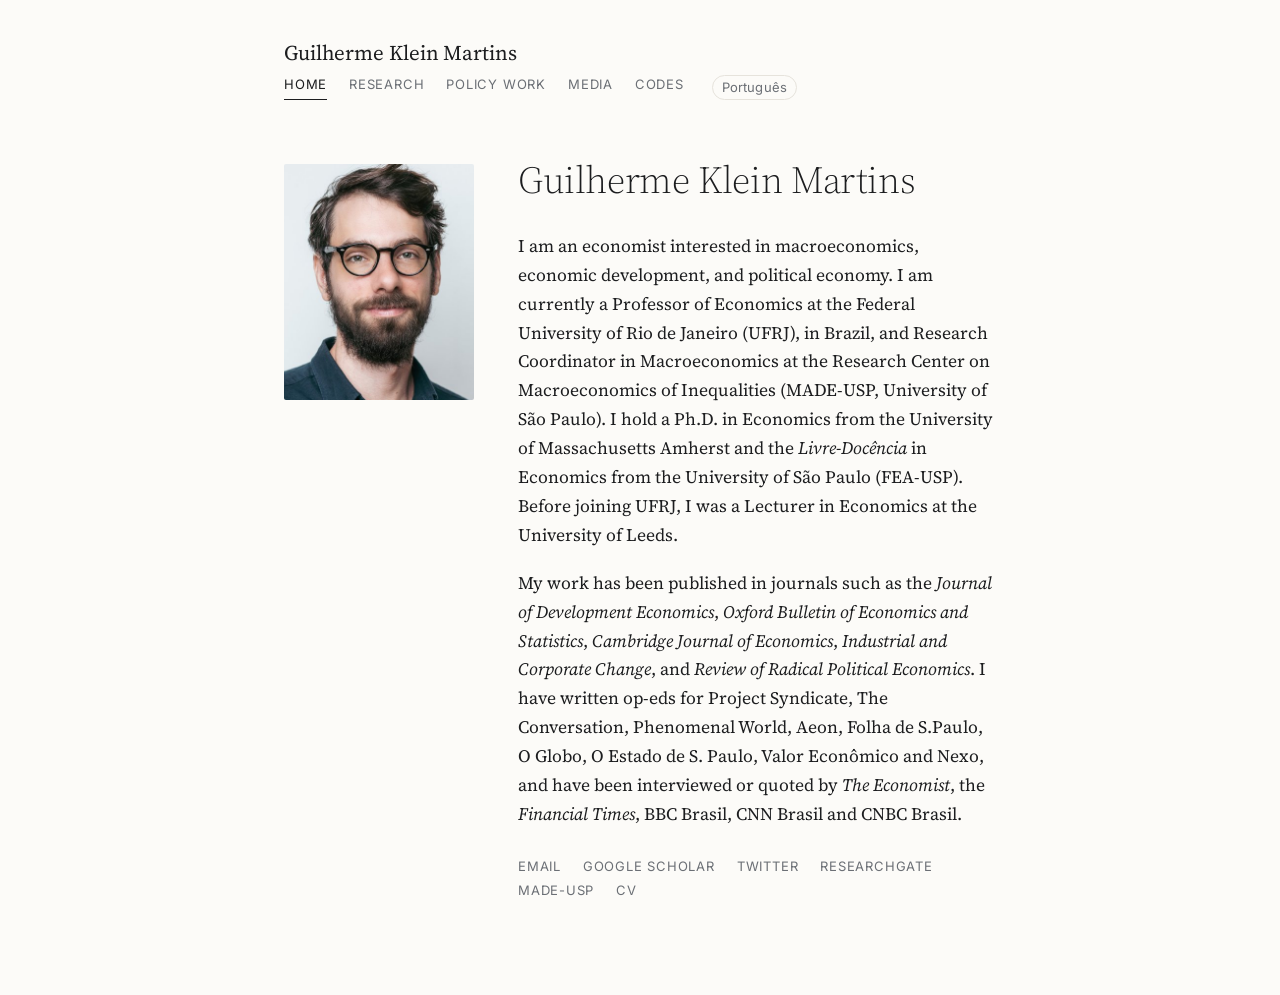
<file: index.html>
<!doctype html>
<html lang="en">
<head>
<meta charset="utf-8">
<meta name="viewport" content="width=device-width, initial-scale=1">
<title>Guilherme Klein Martins</title>
<meta name="description" content="Guilherme Klein Martins, economist. Professor of Economics at UFRJ and researcher at MADE-USP.">
<link rel="preconnect" href="https://fonts.googleapis.com">
<link rel="stylesheet" href="https://fonts.googleapis.com/css2?family=Inter:wght@400;500&family=Source+Serif+4:ital,opsz,wght@0,8..60,300..600;1,8..60,300..600&display=swap">
<link rel="stylesheet" href="style.css?v=3">
</head>
<body>
<header><div class="wrap top"><a class="name" href="index.html">Guilherme Klein Martins</a><nav><a href="index.html" class="on">Home</a><a href="research.html">Research</a><a href="policy.html">Policy work</a><a href="media.html">Media</a><a href="codes.html">Codes</a><a class="lang" href="pt/index.html">Português</a></nav></div></header>
<main><div class="wrap">
<div class="intro">
<img class="photo" src="photo.jpg" alt="Guilherme Klein Martins" onerror="this.style.display='none'">
<div>
<h1>Guilherme Klein Martins</h1>
<p>I am an economist interested in macroeconomics, economic development, and political economy. I am currently a Professor of Economics at the Federal University of Rio de Janeiro (UFRJ), in Brazil, and Research Coordinator in Macroeconomics at the Research Center on Macroeconomics of Inequalities (MADE-USP, University of São Paulo). I hold a Ph.D. in Economics from the University of Massachusetts Amherst and the <em>Livre-Docência</em> in Economics from the University of São Paulo (FEA-USP). Before joining UFRJ, I was a Lecturer in Economics at the University of Leeds.</p>
<p>My work has been published in journals such as the <em>Journal of Development Economics</em>, <em>Oxford Bulletin of Economics and Statistics</em>, <em>Cambridge Journal of Economics</em>, <em>Industrial and Corporate Change</em>, and <em>Review of Radical Political Economics</em>. I have written op-eds for Project Syndicate, The Conversation, Phenomenal World, Aeon, Folha de S.Paulo, O Globo, O Estado de S. Paulo, Valor Econômico and Nexo, and have been interviewed or quoted by <em>The Economist</em>, the <em>Financial Times</em>, BBC Brasil, CNN Brasil and CNBC Brasil.</p>
<div class="links">
<a href="mailto:guilherme.klein.martins@gmail.com">Email</a>
<a href="https://scholar.google.com/citations?user=_FDP_68AAAAJ">Google Scholar</a>
<a href="https://twitter.com/GuilhermeKlei11">Twitter</a>
<a href="https://www.researchgate.net/profile/Guilherme-Martins-44">ResearchGate</a>
<a href="https://madeusp.com.br/pessoas/guilherme-klein-martins/">MADE-USP</a>
<a href="https://drive.google.com/file/d/14YvDI-gSdBtUOQLkv0K410p8U2Zc8c98/view?usp=share_link">CV</a>
</div>
</div>
</div>
</div></main>
</body>
</html>
</file>
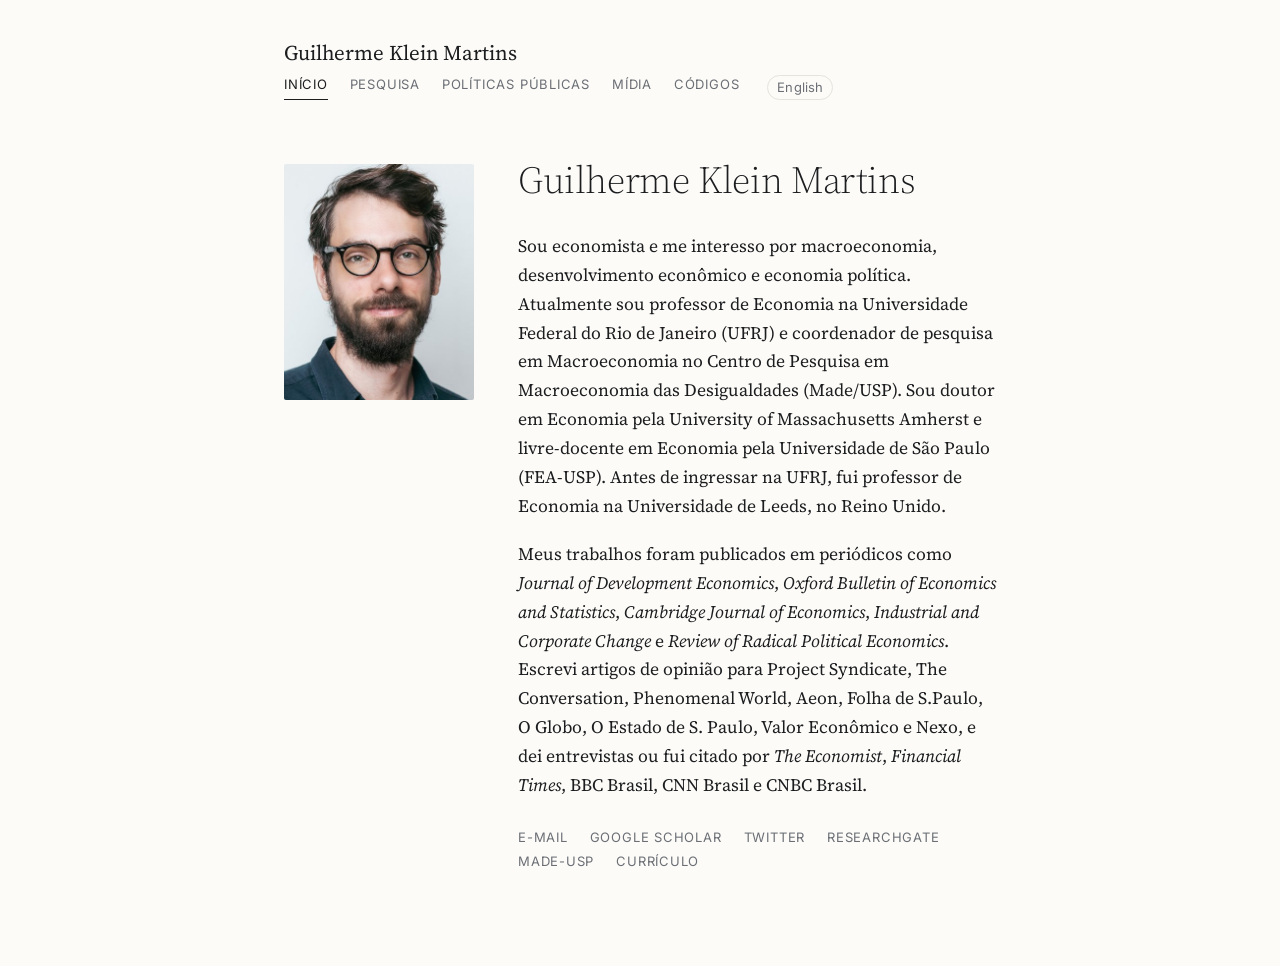
<file: pt/index.html>
<!doctype html>
<html lang="pt-BR">
<head>
<meta charset="utf-8">
<meta name="viewport" content="width=device-width, initial-scale=1">
<title>Guilherme Klein Martins</title>
<meta name="description" content="Guilherme Klein Martins, economista. Professor de Economia da UFRJ e pesquisador do Made/USP.">
<link rel="preconnect" href="https://fonts.googleapis.com">
<link rel="stylesheet" href="https://fonts.googleapis.com/css2?family=Inter:wght@400;500&family=Source+Serif+4:ital,opsz,wght@0,8..60,300..600;1,8..60,300..600&display=swap">
<link rel="stylesheet" href="../style.css?v=3">
</head>
<body>
<header><div class="wrap top"><a class="name" href="index.html">Guilherme Klein Martins</a><nav><a href="index.html" class="on">Início</a><a href="research.html">Pesquisa</a><a href="policy.html">Políticas públicas</a><a href="media.html">Mídia</a><a href="codes.html">Códigos</a><a class="lang" href="../index.html">English</a></nav></div></header>
<main><div class="wrap">
<div class="intro">
<img class="photo" src="../photo.jpg" alt="Guilherme Klein Martins" onerror="this.style.display='none'">
<div>
<h1>Guilherme Klein Martins</h1>
<p>Sou economista e me interesso por macroeconomia, desenvolvimento econômico e economia política. Atualmente sou professor de Economia na Universidade Federal do Rio de Janeiro (UFRJ) e coordenador de pesquisa em Macroeconomia no Centro de Pesquisa em Macroeconomia das Desigualdades (Made/USP). Sou doutor em Economia pela University of Massachusetts Amherst e livre-docente em Economia pela Universidade de São Paulo (FEA-USP). Antes de ingressar na UFRJ, fui professor de Economia na Universidade de Leeds, no Reino Unido.</p>
<p>Meus trabalhos foram publicados em periódicos como <em>Journal of Development Economics</em>, <em>Oxford Bulletin of Economics and Statistics</em>, <em>Cambridge Journal of Economics</em>, <em>Industrial and Corporate Change</em> e <em>Review of Radical Political Economics</em>. Escrevi artigos de opinião para Project Syndicate, The Conversation, Phenomenal World, Aeon, Folha de S.Paulo, O Globo, O Estado de S. Paulo, Valor Econômico e Nexo, e dei entrevistas ou fui citado por <em>The Economist</em>, <em>Financial Times</em>, BBC Brasil, CNN Brasil e CNBC Brasil.</p>
<div class="links">
<a href="mailto:guilherme.klein.martins@gmail.com">E-mail</a>
<a href="https://scholar.google.com/citations?user=_FDP_68AAAAJ">Google Scholar</a>
<a href="https://twitter.com/GuilhermeKlei11">Twitter</a>
<a href="https://www.researchgate.net/profile/Guilherme-Martins-44">ResearchGate</a>
<a href="https://madeusp.com.br/pessoas/guilherme-klein-martins/">MADE-USP</a>
<a href="https://drive.google.com/file/d/14YvDI-gSdBtUOQLkv0K410p8U2Zc8c98/view?usp=share_link">Currículo</a>
</div>
</div>
</div>
</div></main>
</body>
</html>
</file>
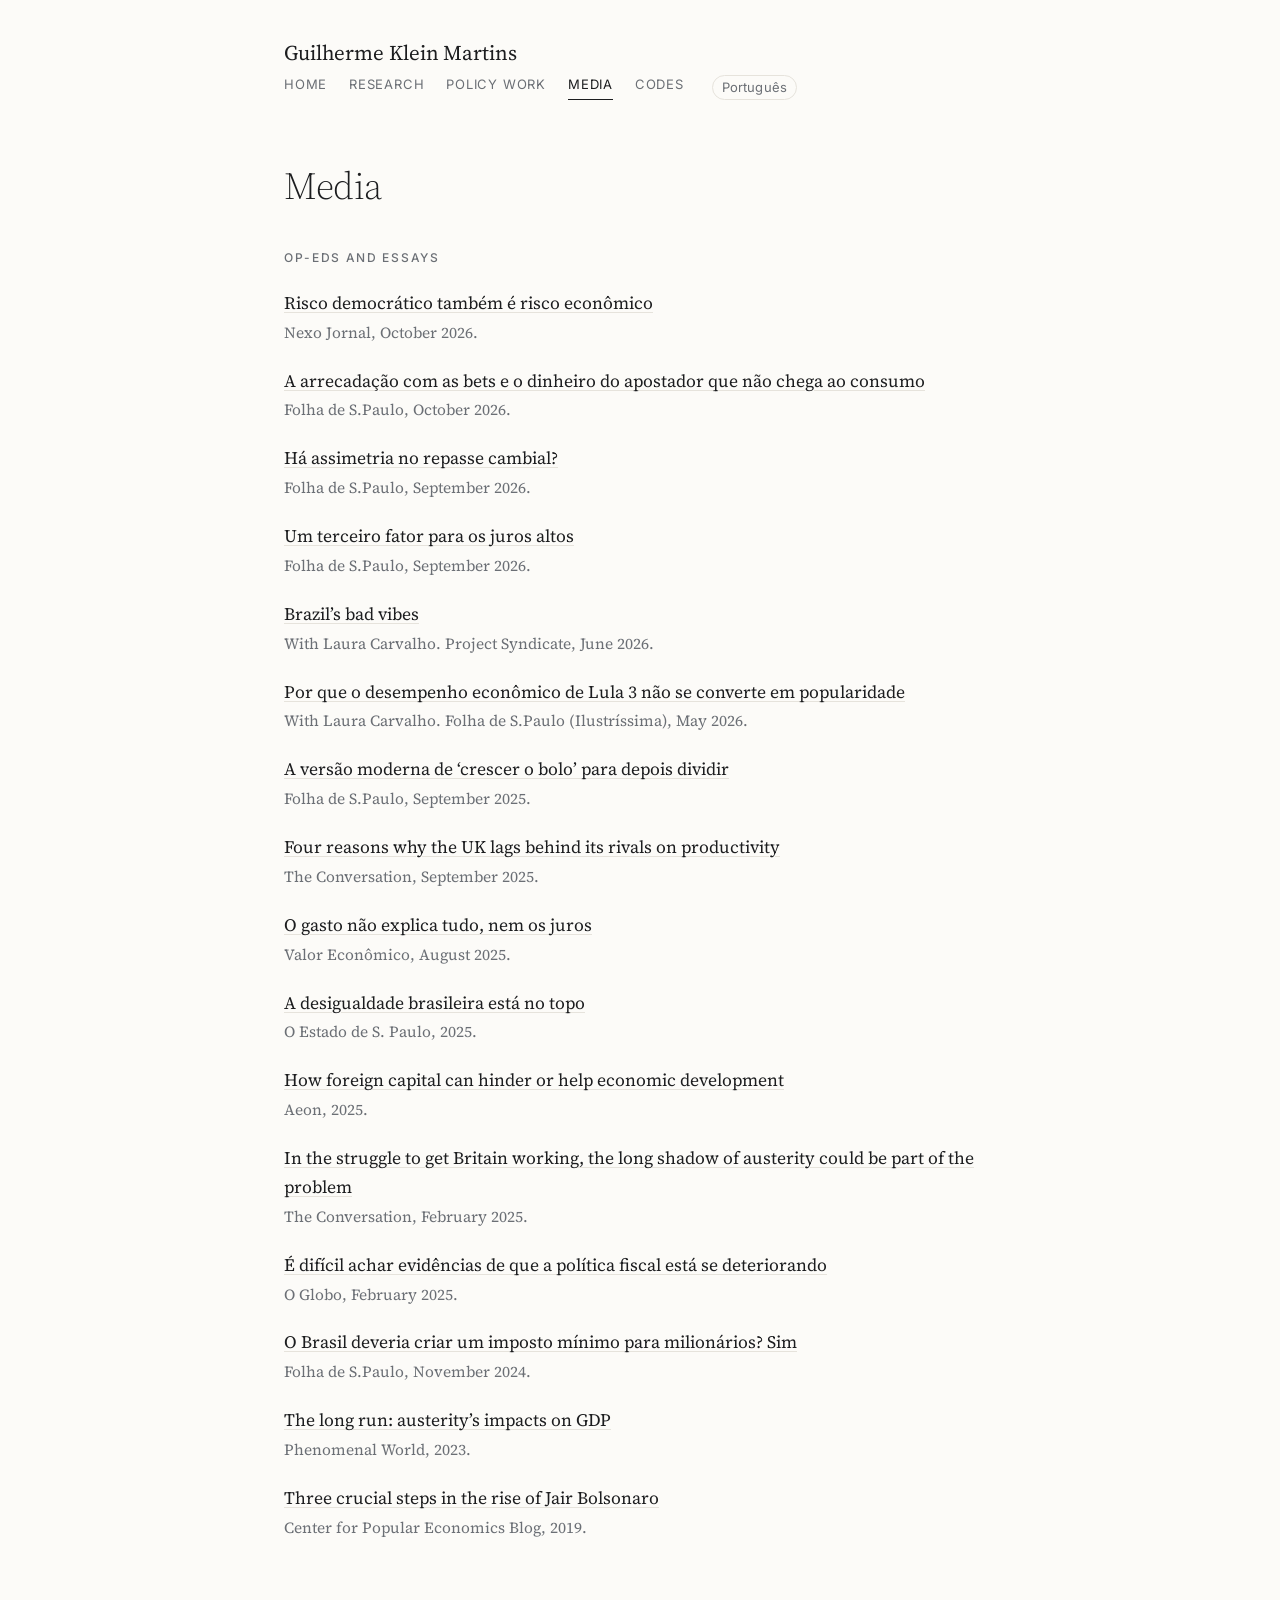
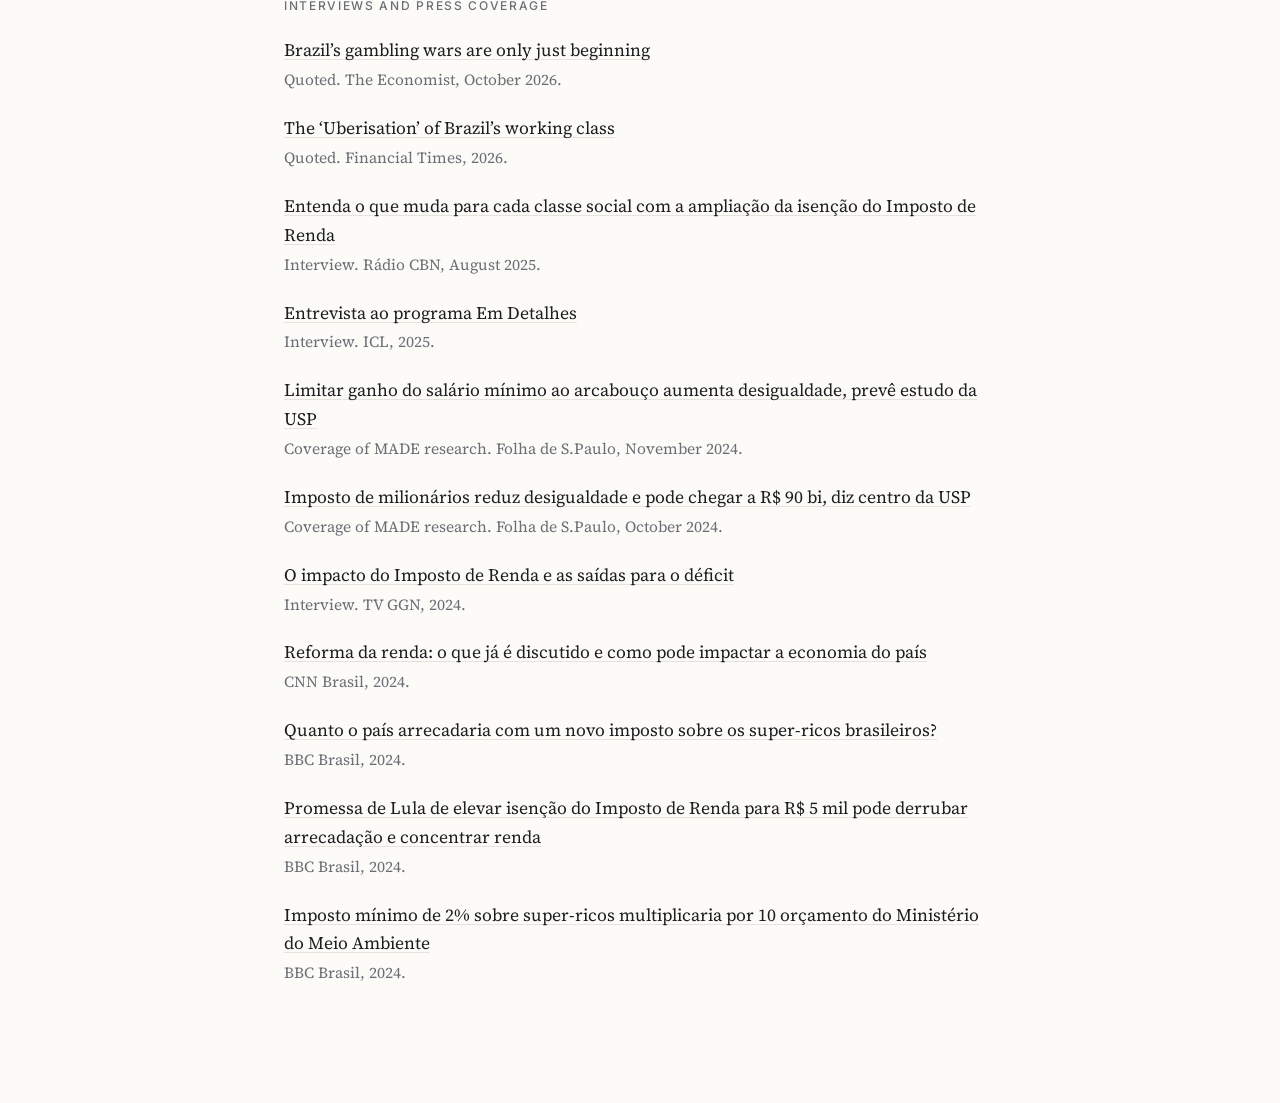
<file: media.html>
<!doctype html>
<html lang="en">
<head>
<meta charset="utf-8">
<meta name="viewport" content="width=device-width, initial-scale=1">
<title>Media — Guilherme Klein Martins</title>
<meta name="description" content="Guilherme Klein Martins, economist. Professor of Economics at UFRJ and researcher at MADE-USP.">
<link rel="preconnect" href="https://fonts.googleapis.com">
<link rel="stylesheet" href="https://fonts.googleapis.com/css2?family=Inter:wght@400;500&family=Source+Serif+4:ital,opsz,wght@0,8..60,300..600;1,8..60,300..600&display=swap">
<link rel="stylesheet" href="style.css?v=3">
</head>
<body>
<header><div class="wrap top"><a class="name" href="index.html">Guilherme Klein Martins</a><nav><a href="index.html">Home</a><a href="research.html">Research</a><a href="policy.html">Policy work</a><a href="media.html" class="on">Media</a><a href="codes.html">Codes</a><a class="lang" href="pt/media.html">Português</a></nav></div></header>
<main><div class="wrap">
<h1>Media</h1>
<h2>Op-eds and essays</h2>
<ul class="pubs"><li><a class="t" href="https://www.nexojornal.com.br/opinion/democracia-economia-politica-risco-eleicoes-2026">Risco democrático também é risco econômico</a><br><span class="meta">Nexo Jornal, October 2026.</span></li><li><a class="t" href="https://www1.folha.uol.com.br/opiniao/2026/10/a-arrecadacao-com-as-bets-e-o-dinheiro-do-apostador-que-nao-chega-ao-consumo.shtml">A arrecadação com as bets e o dinheiro do apostador que não chega ao consumo</a><br><span class="meta">Folha de S.Paulo, October 2026.</span></li><li><a class="t" href="https://www1.folha.uol.com.br/mercado/2026/09/ha-assimetria-no-repasse-cambial.shtml">Há assimetria no repasse cambial?</a><br><span class="meta">Folha de S.Paulo, September 2026.</span></li><li><a class="t" href="https://www1.folha.uol.com.br/mercado/2026/09/um-terceiro-fator-para-os-juros-altos.shtml">Um terceiro fator para os juros altos</a><br><span class="meta">Folha de S.Paulo, September 2026.</span></li><li><a class="t" href="https://www.project-syndicate.org/commentary/brazilian-economy-strong-with-negative-public-sentiments-by-laura-carvalho-and-guilherme-klein-2026-06">Brazil’s bad vibes</a><br><span class="meta">With Laura Carvalho. Project Syndicate, June 2026.</span></li><li><a class="t" href="https://www1.folha.uol.com.br/ilustrissima/2026/05/por-que-o-desempenho-economico-de-lula-3-nao-se-converte-em-popularidade.shtml">Por que o desempenho econômico de Lula 3 não se converte em popularidade</a><br><span class="meta">With Laura Carvalho. Folha de S.Paulo (Ilustríssima), May 2026.</span></li><li><a class="t" href="https://www1.folha.uol.com.br/opiniao/2025/09/a-versao-moderna-de-crescer-o-bolo-para-depois-dividir.shtml">A versão moderna de ‘crescer o bolo’ para depois dividir</a><br><span class="meta">Folha de S.Paulo, September 2025.</span></li><li><a class="t" href="https://theconversation.com/four-reasons-why-the-uk-lags-behind-its-rivals-on-productivity-264149">Four reasons why the UK lags behind its rivals on productivity</a><br><span class="meta">The Conversation, September 2025.</span></li><li><a class="t" href="https://valor.globo.com/opiniao/coluna/o-gasto-nao-explica-tudo-nem-os-juros.ghtml">O gasto não explica tudo, nem os juros</a><br><span class="meta">Valor Econômico, August 2025.</span></li><li><a class="t" href="https://www.estadao.com.br/opiniao/espaco-aberto/a-desigualdade-brasileira-esta-no-topo/">A desigualdade brasileira está no topo</a><br><span class="meta">O Estado de S. Paulo, 2025.</span></li><li><a class="t" href="https://aeon.co/essays/how-foreign-capital-can-hinder-or-help-economic-development">How foreign capital can hinder or help economic development</a><br><span class="meta">Aeon, 2025.</span></li><li><a class="t" href="https://theconversation.com/in-the-struggle-to-get-britain-working-the-long-shadow-of-austerity-could-be-part-of-the-problem-249888">In the struggle to get Britain working, the long shadow of austerity could be part of the problem</a><br><span class="meta">The Conversation, February 2025.</span></li><li><a class="t" href="https://oglobo.globo.com/opiniao/artigos/coluna/2025/02/e-dificil-achar-evidencias-de-que-a-politica-fiscal-esta-se-deteriorando.ghtml">É difícil achar evidências de que a política fiscal está se deteriorando</a><br><span class="meta">O Globo, February 2025.</span></li><li><a class="t" href="https://www1.folha.uol.com.br/opiniao/2024/11/o-brasil-deveria-criar-um-imposto-minimo-para-milionarios-sim.shtml">O Brasil deveria criar um imposto mínimo para milionários? Sim</a><br><span class="meta">Folha de S.Paulo, November 2024.</span></li><li><a class="t" href="https://www.phenomenalworld.org/analysis/the-long-run/">The long run: austerity’s impacts on GDP</a><br><span class="meta">Phenomenal World, 2023.</span></li><li><a class="t" href="https://www.populareconomics.org/three-crucial-steps-in-the-rise-of-jair-bolsonaro/">Three crucial steps in the rise of Jair Bolsonaro</a><br><span class="meta">Center for Popular Economics Blog, 2019.</span></li></ul>
<h2>Interviews and press coverage</h2>
<ul class="pubs"><li><a class="t" href="https://www.economist.com/the-americas/2026/10/15/brazils-gambling-wars-are-only-just-beginning">Brazil’s gambling wars are only just beginning</a><br><span class="meta">Quoted. The Economist, October 2026.</span></li><li><a class="t" href="https://www.ft.com/content/3868b320-2c24-418e-b702-c86e2620e4a6">The ‘Uberisation’ of Brazil’s working class</a><br><span class="meta">Quoted. Financial Times, 2026.</span></li><li><a class="t" href="https://cbn.globo.com/economia/entrevista/2025/08/28/entenda-o-que-muda-para-cada-classe-social-com-a-ampliacao-da-isencao-do-imposto-de-renda.ghtml">Entenda o que muda para cada classe social com a ampliação da isenção do Imposto de Renda</a><br><span class="meta">Interview. Rádio CBN, August 2025.</span></li><li><a class="t" href="https://www.youtube.com/watch?v=d-Vyu3d1w3g">Entrevista ao programa Em Detalhes</a><br><span class="meta">Interview. ICL, 2025.</span></li><li><a class="t" href="https://www1.folha.uol.com.br/mercado/2024/11/limitar-ganho-do-salario-minimo-ao-arcabouco-aumenta-desigualdade-preve-estudo-da-usp.shtml">Limitar ganho do salário mínimo ao arcabouço aumenta desigualdade, prevê estudo da USP</a><br><span class="meta">Coverage of MADE research. Folha de S.Paulo, November 2024.</span></li><li><a class="t" href="https://www1.folha.uol.com.br/mercado/2024/10/imposto-de-milionarios-reduz-desigualdade-e-pode-chegar-a-r-90-bi-diz-centro-da-usp.shtml">Imposto de milionários reduz desigualdade e pode chegar a R$ 90 bi, diz centro da USP</a><br><span class="meta">Coverage of MADE research. Folha de S.Paulo, October 2024.</span></li><li><a class="t" href="https://www.youtube.com/watch?v=1aEKGGFRGSA">O impacto do Imposto de Renda e as saídas para o déficit</a><br><span class="meta">Interview. TV GGN, 2024.</span></li><li><a class="t" href="https://www.cnnbrasil.com.br/economia/macroeconomia/reforma-da-renda-o-que-ja-e-discutido-e-como-pode-impactar-economia-do-pais/">Reforma da renda: o que já é discutido e como pode impactar a economia do país</a><br><span class="meta">CNN Brasil, 2024.</span></li><li><a class="t" href="https://www.bbc.com/portuguese/articles/ce9392e6w4zo">Quanto o país arrecadaria com um novo imposto sobre os super-ricos brasileiros?</a><br><span class="meta">BBC Brasil, 2024.</span></li><li><a class="t" href="https://www.bbc.com/portuguese/articles/cpvvx1400vro">Promessa de Lula de elevar isenção do Imposto de Renda para R$ 5 mil pode derrubar arrecadação e concentrar renda</a><br><span class="meta">BBC Brasil, 2024.</span></li><li><a class="t" href="https://www.bbc.com/portuguese/articles/cn33y8lve85o">Imposto mínimo de 2% sobre super-ricos multiplicaria por 10 orçamento do Ministério do Meio Ambiente</a><br><span class="meta">BBC Brasil, 2024.</span></li></ul>
</div></main>
</body>
</html>
</file>
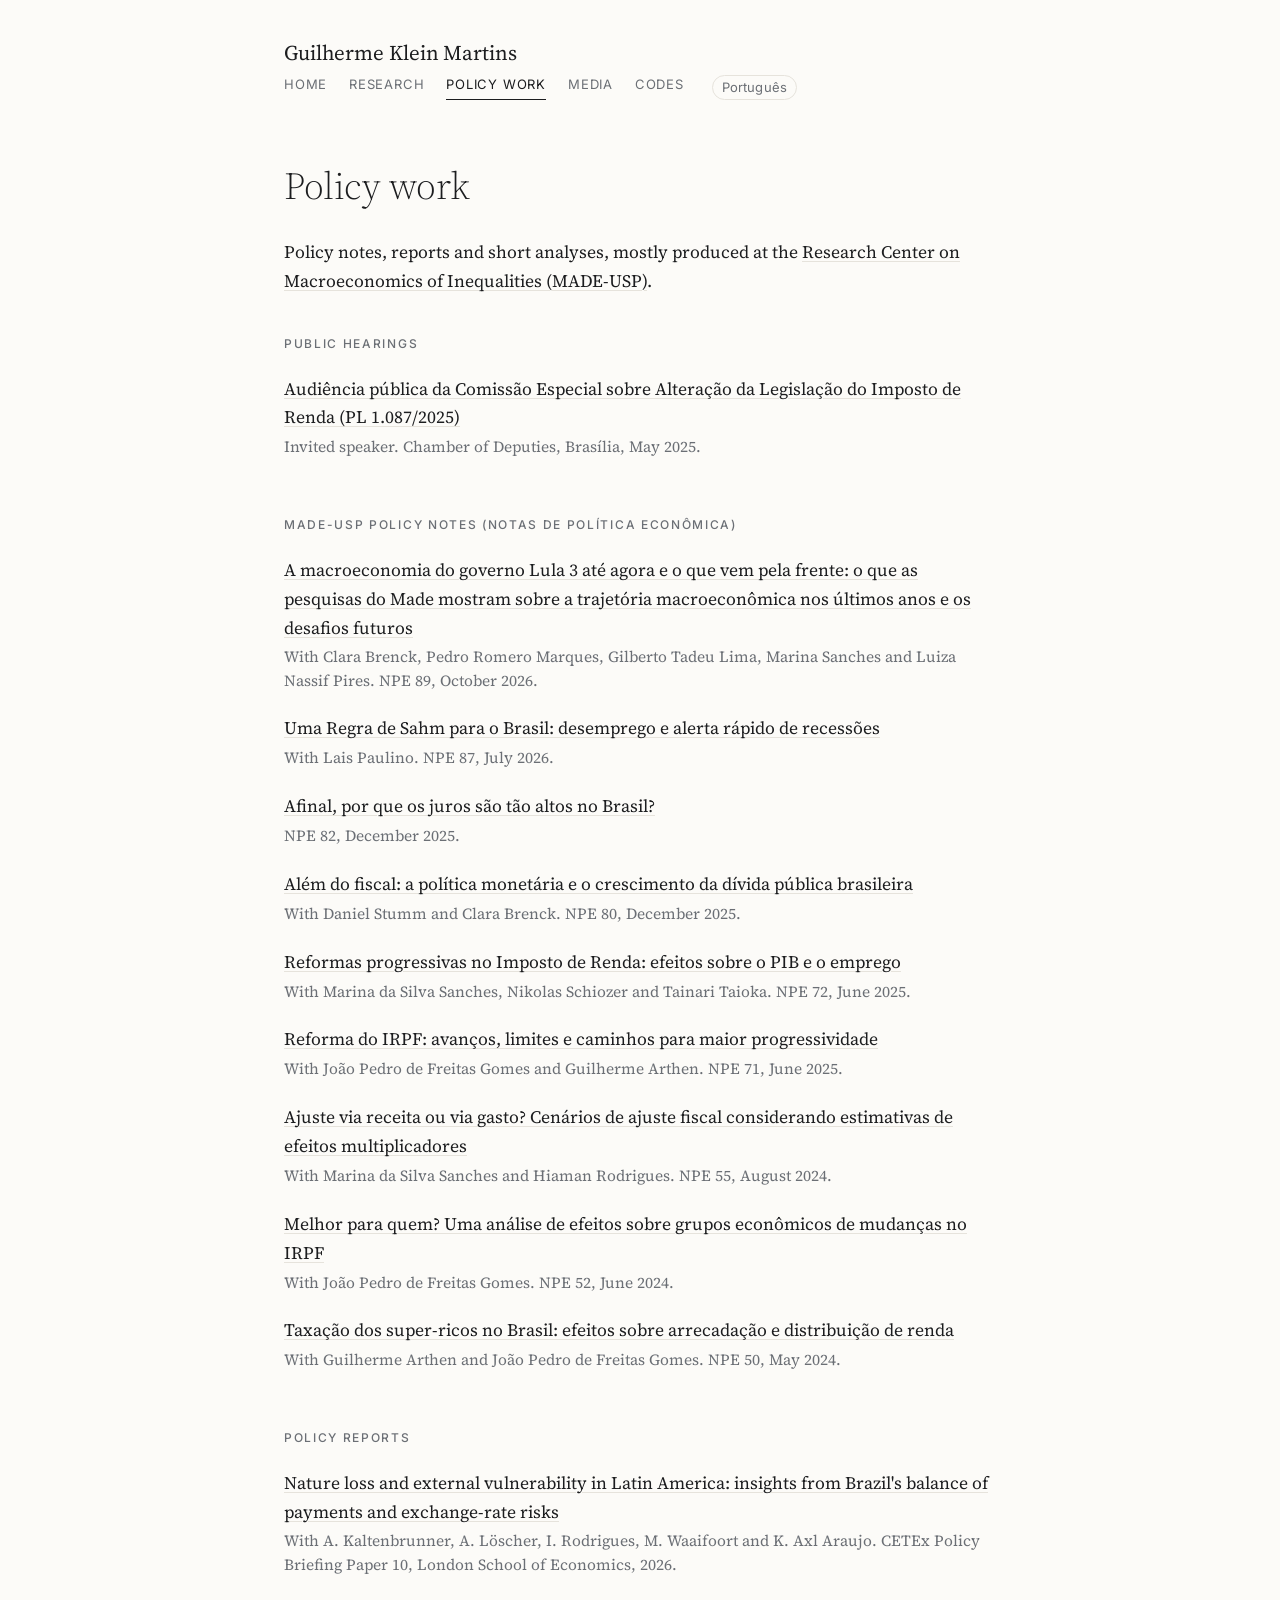
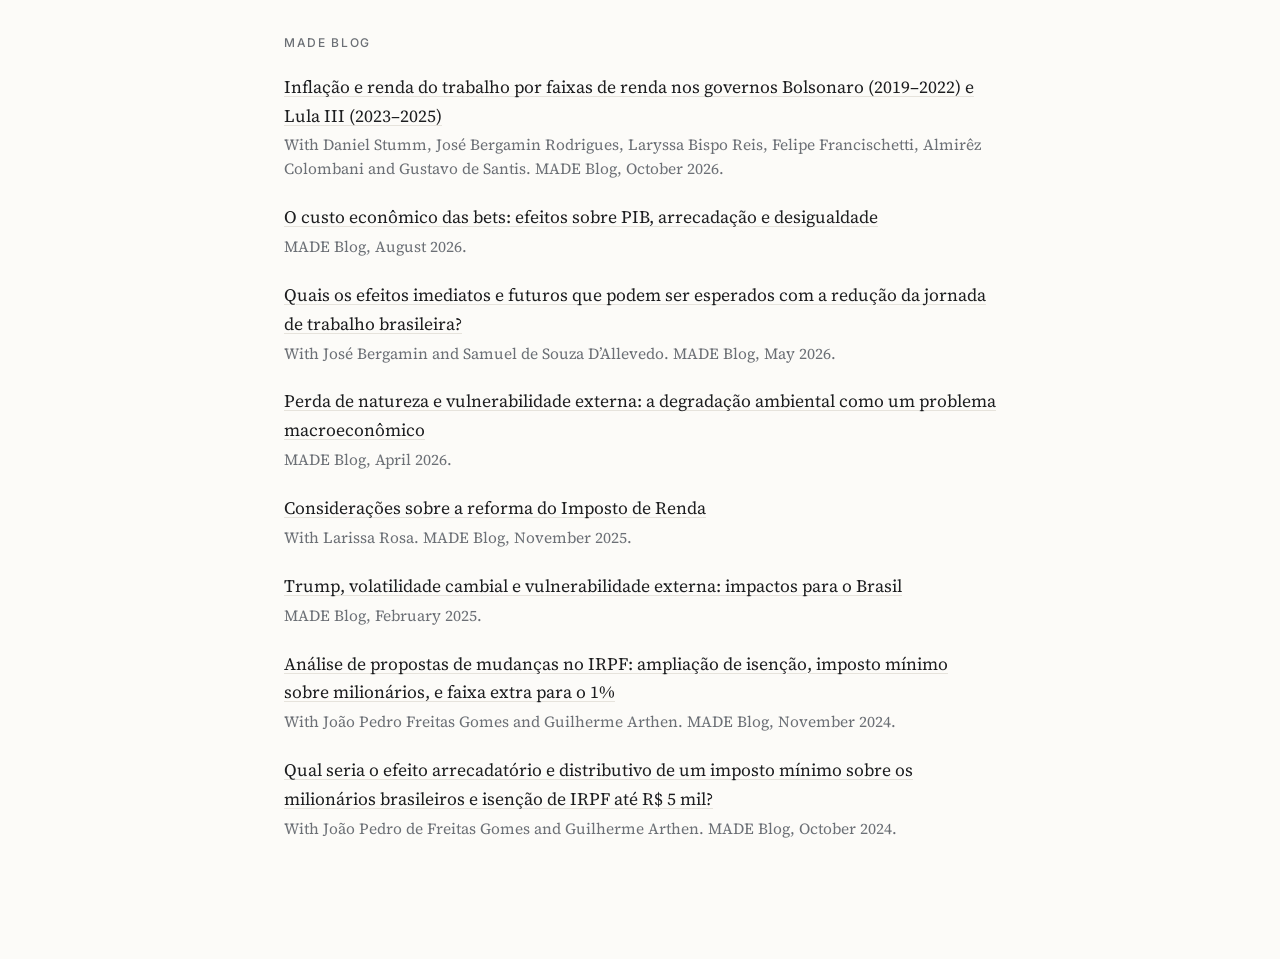
<file: policy.html>
<!doctype html>
<html lang="en">
<head>
<meta charset="utf-8">
<meta name="viewport" content="width=device-width, initial-scale=1">
<title>Policy work — Guilherme Klein Martins</title>
<meta name="description" content="Guilherme Klein Martins, economist. Professor of Economics at UFRJ and researcher at MADE-USP.">
<link rel="preconnect" href="https://fonts.googleapis.com">
<link rel="stylesheet" href="https://fonts.googleapis.com/css2?family=Inter:wght@400;500&family=Source+Serif+4:ital,opsz,wght@0,8..60,300..600;1,8..60,300..600&display=swap">
<link rel="stylesheet" href="style.css?v=3">
</head>
<body>
<header><div class="wrap top"><a class="name" href="index.html">Guilherme Klein Martins</a><nav><a href="index.html">Home</a><a href="research.html">Research</a><a href="policy.html" class="on">Policy work</a><a href="media.html">Media</a><a href="codes.html">Codes</a><a class="lang" href="pt/policy.html">Português</a></nav></div></header>
<main><div class="wrap">
<h1>Policy work</h1>
<p>Policy notes, reports and short analyses, mostly produced at the <a href="https://madeusp.com.br/">Research Center on Macroeconomics of Inequalities (MADE-USP)</a>.</p>
<h2>Public hearings</h2>
<ul class="pubs"><li><a class="t" href="https://www.camara.leg.br/evento-legislativo/76367">Audiência pública da Comissão Especial sobre Alteração da Legislação do Imposto de Renda (PL 1.087/2025)</a><br><span class="meta">Invited speaker. Chamber of Deputies, Brasília, May 2025.</span></li></ul>
<h2>MADE-USP Policy Notes (Notas de Política Econômica)</h2>
<ul class="pubs"><li><a class="t" href="https://madeusp.com.br/publicacoes/artigos/a-macroeconomia-do-governo-lula-3-ate-agora-e-o-que-vem-pela-frente-o-que-as-pesquisas-do-made-mostram-sobre-a-trajetoria-macroeconomica-nos-ultimos-anos-e-os-desafios-futuros/">A macroeconomia do governo Lula 3 até agora e o que vem pela frente: o que as pesquisas do Made mostram sobre a trajetória macroeconômica nos últimos anos e os desafios futuros</a><br><span class="meta">With Clara Brenck, Pedro Romero Marques, Gilberto Tadeu Lima, Marina Sanches and Luiza Nassif Pires. NPE 89, October 2026.</span></li><li><a class="t" href="https://madeusp.com.br/publicacoes/artigos/uma-regra-de-sahm-para-o-brasil-desemprego-e-alerta-rapido-de-recessoes/">Uma Regra de Sahm para o Brasil: desemprego e alerta rápido de recessões</a><br><span class="meta">With Lais Paulino. NPE 87, July 2026.</span></li><li><a class="t" href="https://madeusp.com.br/publicacoes/artigos/afinal-por-que-os-juros-sao-tao-altos-no-brasil/">Afinal, por que os juros são tão altos no Brasil?</a><br><span class="meta">NPE 82, December 2025.</span></li><li><a class="t" href="https://madeusp.com.br/publicacoes/artigos/alem-do-fiscal-a-politica-monetaria-e-o-crescimento-da-divida-publica-brasileira/">Além do fiscal: a política monetária e o crescimento da dívida pública brasileira</a><br><span class="meta">With Daniel Stumm and Clara Brenck. NPE 80, December 2025.</span></li><li><a class="t" href="https://madeusp.com.br/publicacoes/artigos/reformas-progressivas-no-imposto-de-renda-efeitos-sobre-o-pib-e-o-emprego/">Reformas progressivas no Imposto de Renda: efeitos sobre o PIB e o emprego</a><br><span class="meta">With Marina da Silva Sanches, Nikolas Schiozer and Tainari Taioka. NPE 72, June 2025.</span></li><li><a class="t" href="https://madeusp.com.br/publicacoes/artigos/reforma-do-irpf-avancos-limites-e-caminhos-para-maior-progressividade/">Reforma do IRPF: avanços, limites e caminhos para maior progressividade</a><br><span class="meta">With João Pedro de Freitas Gomes and Guilherme Arthen. NPE 71, June 2025.</span></li><li><a class="t" href="https://madeusp.com.br/publicacoes/artigos/npe-55-ajuste-via-receita-ou-via-gasto-cenarios-de-ajuste-fiscal-considerando-estimativas-de-efeitos-multiplicadores/">Ajuste via receita ou via gasto? Cenários de ajuste fiscal considerando estimativas de efeitos multiplicadores</a><br><span class="meta">With Marina da Silva Sanches and Hiaman Rodrigues. NPE 55, August 2024.</span></li><li><a class="t" href="https://madeusp.com.br/publicacoes/artigos/npe-52-melhor-para-quem-uma-analise-de-efeitos-sobre-grupos-economicos-de-mudancas-no-irpf/">Melhor para quem? Uma análise de efeitos sobre grupos econômicos de mudanças no IRPF</a><br><span class="meta">With João Pedro de Freitas Gomes. NPE 52, June 2024.</span></li><li><a class="t" href="https://madeusp.com.br/publicacoes/artigos/npe-50-taxacao-dos-super-ricos-no-brasil-efeitos-sobre-arrecadacao-e-distribuicao-de-renda/">Taxação dos super-ricos no Brasil: efeitos sobre arrecadação e distribuição de renda</a><br><span class="meta">With Guilherme Arthen and João Pedro de Freitas Gomes. NPE 50, May 2024.</span></li></ul>
<h2>Policy reports</h2>
<ul class="pubs"><li><a class="t" href="https://cetex.org/publications/nature-loss-and-external-vulnerability-in-latin-america-insights-from-brazils-balance-of-payments-and-exchange-rate-risks/">Nature loss and external vulnerability in Latin America: insights from Brazil's balance of payments and exchange-rate risks</a><br><span class="meta">With A. Kaltenbrunner, A. Löscher, I. Rodrigues, M. Waaifoort and K. Axl Araujo. CETEx Policy Briefing Paper 10, London School of Economics, 2026.</span></li></ul>
<h2>MADE Blog</h2>
<ul class="pubs"><li><a class="t" href="https://madeusp.com.br/2026/10/inflacao-e-renda-do-trabalho-por-faixas-de-renda-nos-governos-bolsonaro-2019-2022-e-lula-iii-2023-2025/">Inflação e renda do trabalho por faixas de renda nos governos Bolsonaro (2019–2022) e Lula III (2023–2025)</a><br><span class="meta">With Daniel Stumm, José Bergamin Rodrigues, Laryssa Bispo Reis, Felipe Francischetti, Almirêz Colombani and Gustavo de Santis. MADE Blog, October 2026.</span></li><li><a class="t" href="https://madeusp.com.br/2026/08/o-custo-economico-das-bets-efeitos-sobre-pib-arrecadacao-e-desigualdade/">O custo econômico das bets: efeitos sobre PIB, arrecadação e desigualdade</a><br><span class="meta">MADE Blog, August 2026.</span></li><li><a class="t" href="https://madeusp.com.br/2026/05/quais-os-efeitos-imediatos-e-futuros-que-podem-ser-esperados-com-a-reducao-da-jornada-de-trabalho-brasileira/">Quais os efeitos imediatos e futuros que podem ser esperados com a redução da jornada de trabalho brasileira?</a><br><span class="meta">With José Bergamin and Samuel de Souza D’Allevedo. MADE Blog, May 2026.</span></li><li><a class="t" href="https://madeusp.com.br/2026/04/perda-de-natureza-e-vulnerabilidade-externa-a-degradacao-ambiental-como-um-problema-macroeconomico/">Perda de natureza e vulnerabilidade externa: a degradação ambiental como um problema macroeconômico</a><br><span class="meta">MADE Blog, April 2026.</span></li><li><a class="t" href="https://madeusp.com.br/2025/11/consideracoes-sobre-reforma-do-imposto-de-renda/">Considerações sobre a reforma do Imposto de Renda</a><br><span class="meta">With Larissa Rosa. MADE Blog, November 2025.</span></li><li><a class="t" href="https://madeusp.com.br/2025/02/trump-volatilidade-cambial-e-vulnerabilidade-externa/">Trump, volatilidade cambial e vulnerabilidade externa: impactos para o Brasil</a><br><span class="meta">MADE Blog, February 2025.</span></li><li><a class="t" href="https://madeusp.com.br/2024/11/analise-de-propostas-de-mudancas-no-irpf-ampliacao-de-isencao-imposto-minimo-sobre-milionarios-e-faixa-extra-para-o-1/">Análise de propostas de mudanças no IRPF: ampliação de isenção, imposto mínimo sobre milionários, e faixa extra para o 1%</a><br><span class="meta">With João Pedro Freitas Gomes and Guilherme Arthen. MADE Blog, November 2024.</span></li><li><a class="t" href="https://madeusp.com.br/2024/10/qual-seria-o-efeito-arrecadatorio-e-distributivo-de-um-imposto-minimo-sobre-os-milionarios-brasileiros-e-isencao-de-irpf-ate-r-5-mil/">Qual seria o efeito arrecadatório e distributivo de um imposto mínimo sobre os milionários brasileiros e isenção de IRPF até R$ 5 mil?</a><br><span class="meta">With João Pedro de Freitas Gomes and Guilherme Arthen. MADE Blog, October 2024.</span></li></ul>
</div></main>
</body>
</html>
</file>
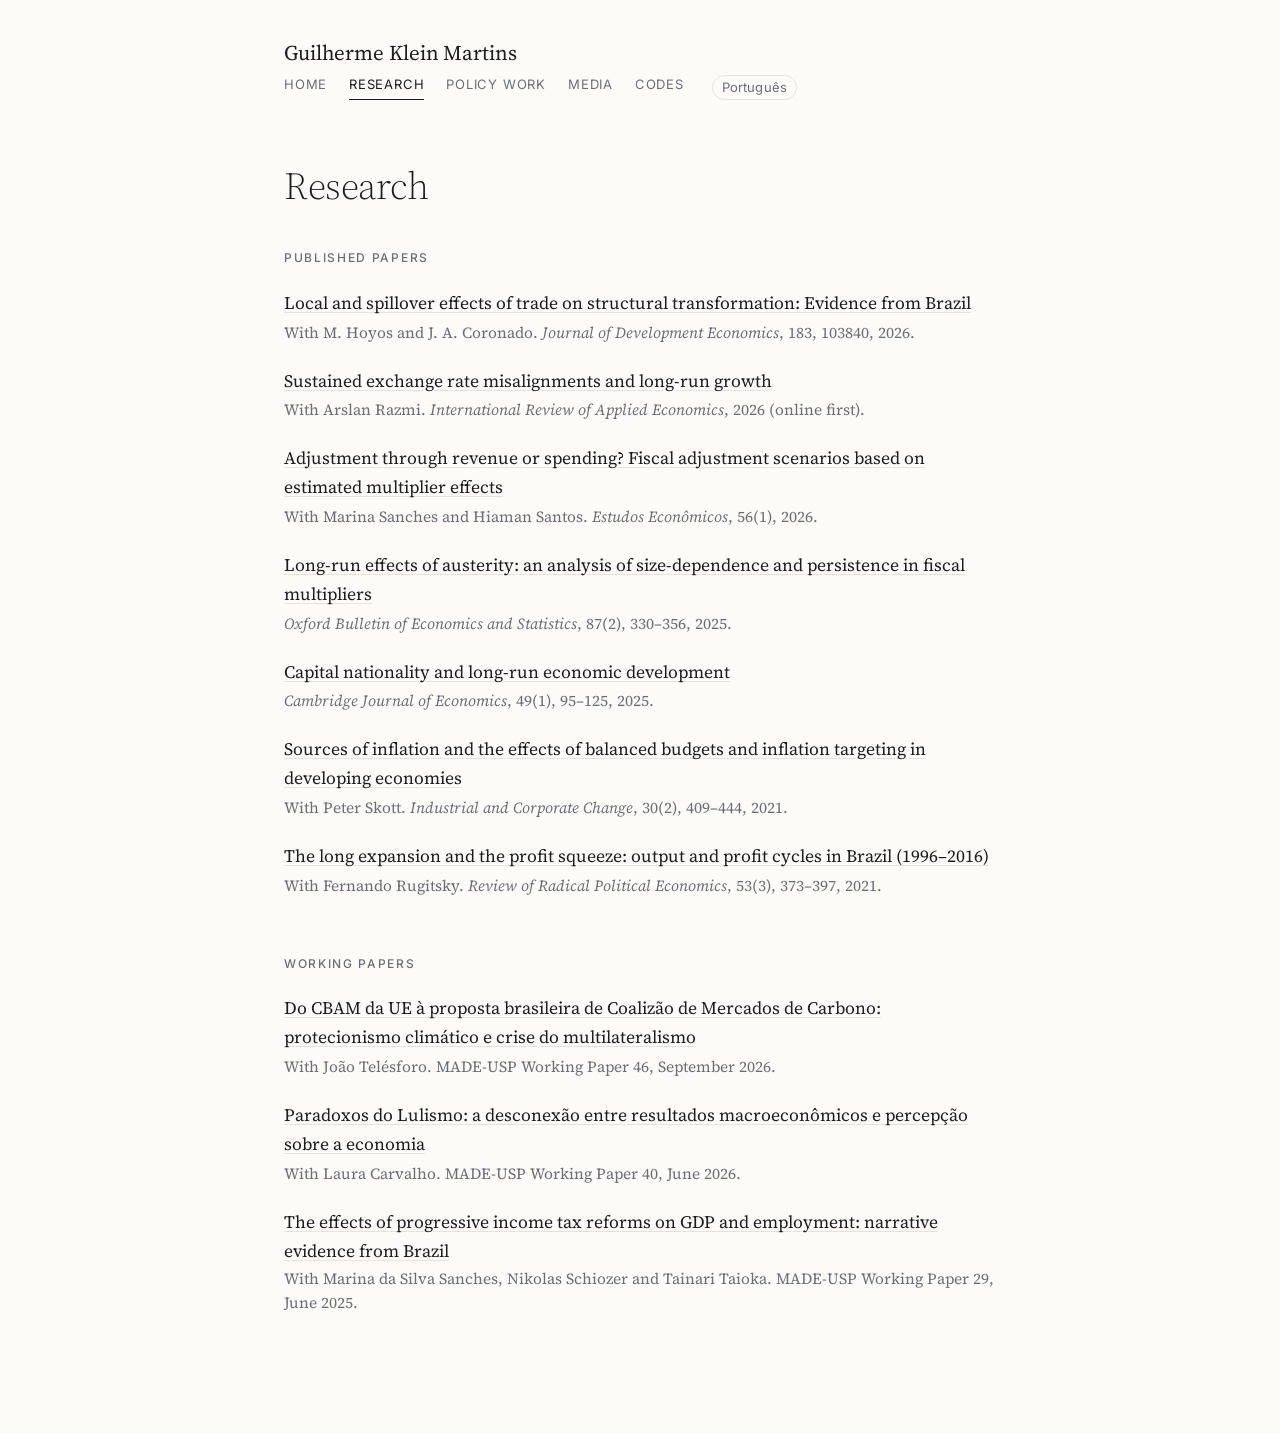
<file: research.html>
<!doctype html>
<html lang="en">
<head>
<meta charset="utf-8">
<meta name="viewport" content="width=device-width, initial-scale=1">
<title>Research — Guilherme Klein Martins</title>
<meta name="description" content="Guilherme Klein Martins, economist. Professor of Economics at UFRJ and researcher at MADE-USP.">
<link rel="preconnect" href="https://fonts.googleapis.com">
<link rel="stylesheet" href="https://fonts.googleapis.com/css2?family=Inter:wght@400;500&family=Source+Serif+4:ital,opsz,wght@0,8..60,300..600;1,8..60,300..600&display=swap">
<link rel="stylesheet" href="style.css?v=3">
</head>
<body>
<header><div class="wrap top"><a class="name" href="index.html">Guilherme Klein Martins</a><nav><a href="index.html">Home</a><a href="research.html" class="on">Research</a><a href="policy.html">Policy work</a><a href="media.html">Media</a><a href="codes.html">Codes</a><a class="lang" href="pt/research.html">Português</a></nav></div></header>
<main><div class="wrap">
<h1>Research</h1>
<h2>Published papers</h2>
<ul class="pubs"><li><a class="t" href="https://www.sciencedirect.com/science/article/pii/S0304387826001239">Local and spillover effects of trade on structural transformation: Evidence from Brazil</a><br><span class="meta">With M. Hoyos and J. A. Coronado. <em>Journal of Development Economics</em>, 183, 103840, 2026.</span></li><li><a class="t" href="https://doi.org/10.1080/02692171.2026.2666154">Sustained exchange rate misalignments and long-run growth</a><br><span class="meta">With Arslan Razmi. <em>International Review of Applied Economics</em>, 2026 (online first).</span></li><li><a class="t" href="https://www.scielo.br/j/ee/a/pjHsgbX5bB3Zms7hxsK6txg/?lang=en">Adjustment through revenue or spending? Fiscal adjustment scenarios based on estimated multiplier effects</a><br><span class="meta">With Marina Sanches and Hiaman Santos. <em>Estudos Econômicos</em>, 56(1), 2026.</span></li><li><a class="t" href="https://onlinelibrary.wiley.com/doi/full/10.1111/obes.12646">Long-run effects of austerity: an analysis of size-dependence and persistence in fiscal multipliers</a><br><span class="meta"><em>Oxford Bulletin of Economics and Statistics</em>, 87(2), 330–356, 2025.</span></li><li><a class="t" href="https://academic.oup.com/cje/article/49/1/95/7906760">Capital nationality and long-run economic development</a><br><span class="meta"><em>Cambridge Journal of Economics</em>, 49(1), 95–125, 2025.</span></li><li><a class="t" href="https://academic.oup.com/icc/article-abstract/30/2/409/6272913">Sources of inflation and the effects of balanced budgets and inflation targeting in developing economies</a><br><span class="meta">With Peter Skott. <em>Industrial and Corporate Change</em>, 30(2), 409–444, 2021.</span></li><li><a class="t" href="https://journals.sagepub.com/doi/full/10.1177/0486613420982083">The long expansion and the profit squeeze: output and profit cycles in Brazil (1996–2016)</a><br><span class="meta">With Fernando Rugitsky. <em>Review of Radical Political Economics</em>, 53(3), 373–397, 2021.</span></li></ul>
<h2>Working papers</h2>
<ul class="pubs"><li><a class="t" href="https://madeusp.com.br/publicacoes/artigos/do-cbam-da-ue-a-proposta-brasileira-de-coalizao-de-mercados-de-carbono-protecionismo-climatico-e-crise-do-multilateralismo/">Do CBAM da UE à proposta brasileira de Coalizão de Mercados de Carbono: protecionismo climático e crise do multilateralismo</a><br><span class="meta">With João Telésforo. MADE-USP Working Paper 46, September 2026.</span></li><li><a class="t" href="https://madeusp.com.br/publicacoes/artigos/paradoxos-do-lulismo-a-desconexao-entre-resultados-macroeconomicos-e-percepcao-sobre-a-economia/">Paradoxos do Lulismo: a desconexão entre resultados macroeconômicos e percepção sobre a economia</a><br><span class="meta">With Laura Carvalho. MADE-USP Working Paper 40, June 2026.</span></li><li><a class="t" href="https://madeusp.com.br/publicacoes/artigos/the-effects-of-progressive-income-tax-reforms-on-gdp-and-employment-narrative-evidence-from-brazil-2/">The effects of progressive income tax reforms on GDP and employment: narrative evidence from Brazil</a><br><span class="meta">With Marina da Silva Sanches, Nikolas Schiozer and Tainari Taioka. MADE-USP Working Paper 29, June 2025.</span></li></ul>
</div></main>
</body>
</html>
</file>
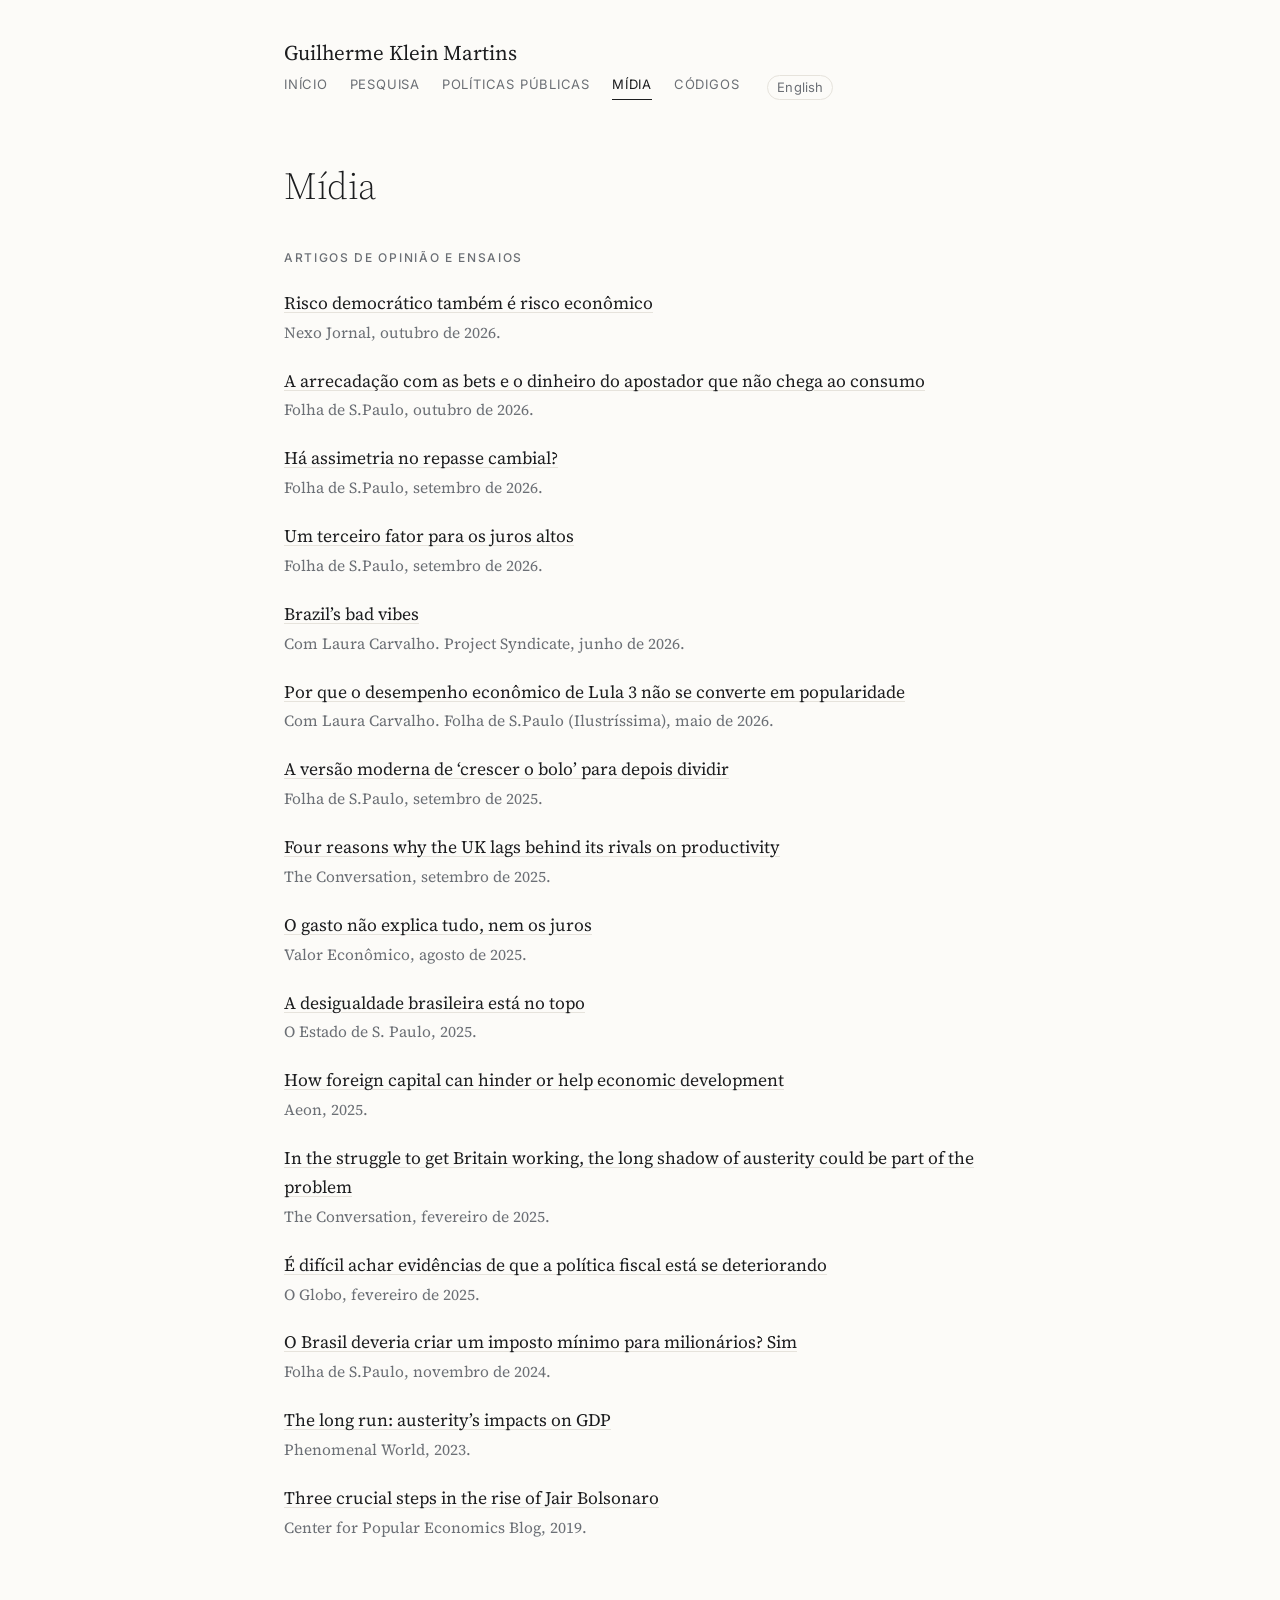
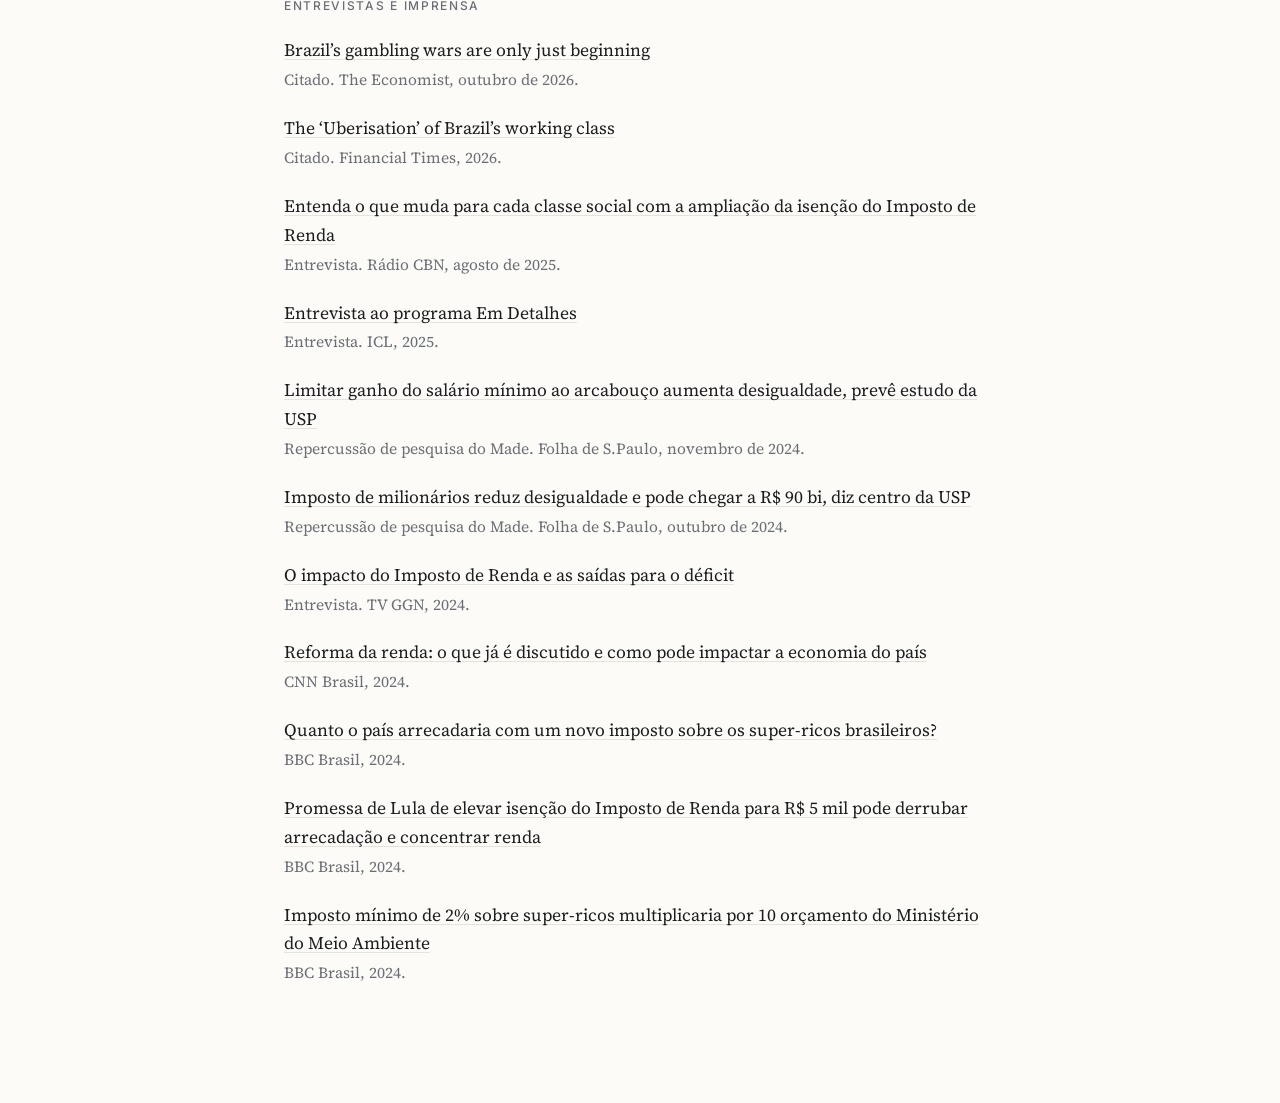
<file: pt/media.html>
<!doctype html>
<html lang="pt-BR">
<head>
<meta charset="utf-8">
<meta name="viewport" content="width=device-width, initial-scale=1">
<title>Mídia — Guilherme Klein Martins</title>
<meta name="description" content="Guilherme Klein Martins, economista. Professor de Economia da UFRJ e pesquisador do Made/USP.">
<link rel="preconnect" href="https://fonts.googleapis.com">
<link rel="stylesheet" href="https://fonts.googleapis.com/css2?family=Inter:wght@400;500&family=Source+Serif+4:ital,opsz,wght@0,8..60,300..600;1,8..60,300..600&display=swap">
<link rel="stylesheet" href="../style.css?v=3">
</head>
<body>
<header><div class="wrap top"><a class="name" href="index.html">Guilherme Klein Martins</a><nav><a href="index.html">Início</a><a href="research.html">Pesquisa</a><a href="policy.html">Políticas públicas</a><a href="media.html" class="on">Mídia</a><a href="codes.html">Códigos</a><a class="lang" href="../media.html">English</a></nav></div></header>
<main><div class="wrap">
<h1>Mídia</h1>
<h2>Artigos de opinião e ensaios</h2>
<ul class="pubs"><li><a class="t" href="https://www.nexojornal.com.br/opinion/democracia-economia-politica-risco-eleicoes-2026">Risco democrático também é risco econômico</a><br><span class="meta">Nexo Jornal, outubro de 2026.</span></li><li><a class="t" href="https://www1.folha.uol.com.br/opiniao/2026/10/a-arrecadacao-com-as-bets-e-o-dinheiro-do-apostador-que-nao-chega-ao-consumo.shtml">A arrecadação com as bets e o dinheiro do apostador que não chega ao consumo</a><br><span class="meta">Folha de S.Paulo, outubro de 2026.</span></li><li><a class="t" href="https://www1.folha.uol.com.br/mercado/2026/09/ha-assimetria-no-repasse-cambial.shtml">Há assimetria no repasse cambial?</a><br><span class="meta">Folha de S.Paulo, setembro de 2026.</span></li><li><a class="t" href="https://www1.folha.uol.com.br/mercado/2026/09/um-terceiro-fator-para-os-juros-altos.shtml">Um terceiro fator para os juros altos</a><br><span class="meta">Folha de S.Paulo, setembro de 2026.</span></li><li><a class="t" href="https://www.project-syndicate.org/commentary/brazilian-economy-strong-with-negative-public-sentiments-by-laura-carvalho-and-guilherme-klein-2026-06">Brazil’s bad vibes</a><br><span class="meta">Com Laura Carvalho. Project Syndicate, junho de 2026.</span></li><li><a class="t" href="https://www1.folha.uol.com.br/ilustrissima/2026/05/por-que-o-desempenho-economico-de-lula-3-nao-se-converte-em-popularidade.shtml">Por que o desempenho econômico de Lula 3 não se converte em popularidade</a><br><span class="meta">Com Laura Carvalho. Folha de S.Paulo (Ilustríssima), maio de 2026.</span></li><li><a class="t" href="https://www1.folha.uol.com.br/opiniao/2025/09/a-versao-moderna-de-crescer-o-bolo-para-depois-dividir.shtml">A versão moderna de ‘crescer o bolo’ para depois dividir</a><br><span class="meta">Folha de S.Paulo, setembro de 2025.</span></li><li><a class="t" href="https://theconversation.com/four-reasons-why-the-uk-lags-behind-its-rivals-on-productivity-264149">Four reasons why the UK lags behind its rivals on productivity</a><br><span class="meta">The Conversation, setembro de 2025.</span></li><li><a class="t" href="https://valor.globo.com/opiniao/coluna/o-gasto-nao-explica-tudo-nem-os-juros.ghtml">O gasto não explica tudo, nem os juros</a><br><span class="meta">Valor Econômico, agosto de 2025.</span></li><li><a class="t" href="https://www.estadao.com.br/opiniao/espaco-aberto/a-desigualdade-brasileira-esta-no-topo/">A desigualdade brasileira está no topo</a><br><span class="meta">O Estado de S. Paulo, 2025.</span></li><li><a class="t" href="https://aeon.co/essays/how-foreign-capital-can-hinder-or-help-economic-development">How foreign capital can hinder or help economic development</a><br><span class="meta">Aeon, 2025.</span></li><li><a class="t" href="https://theconversation.com/in-the-struggle-to-get-britain-working-the-long-shadow-of-austerity-could-be-part-of-the-problem-249888">In the struggle to get Britain working, the long shadow of austerity could be part of the problem</a><br><span class="meta">The Conversation, fevereiro de 2025.</span></li><li><a class="t" href="https://oglobo.globo.com/opiniao/artigos/coluna/2025/02/e-dificil-achar-evidencias-de-que-a-politica-fiscal-esta-se-deteriorando.ghtml">É difícil achar evidências de que a política fiscal está se deteriorando</a><br><span class="meta">O Globo, fevereiro de 2025.</span></li><li><a class="t" href="https://www1.folha.uol.com.br/opiniao/2024/11/o-brasil-deveria-criar-um-imposto-minimo-para-milionarios-sim.shtml">O Brasil deveria criar um imposto mínimo para milionários? Sim</a><br><span class="meta">Folha de S.Paulo, novembro de 2024.</span></li><li><a class="t" href="https://www.phenomenalworld.org/analysis/the-long-run/">The long run: austerity’s impacts on GDP</a><br><span class="meta">Phenomenal World, 2023.</span></li><li><a class="t" href="https://www.populareconomics.org/three-crucial-steps-in-the-rise-of-jair-bolsonaro/">Three crucial steps in the rise of Jair Bolsonaro</a><br><span class="meta">Center for Popular Economics Blog, 2019.</span></li></ul>
<h2>Entrevistas e imprensa</h2>
<ul class="pubs"><li><a class="t" href="https://www.economist.com/the-americas/2026/10/15/brazils-gambling-wars-are-only-just-beginning">Brazil’s gambling wars are only just beginning</a><br><span class="meta">Citado. The Economist, outubro de 2026.</span></li><li><a class="t" href="https://www.ft.com/content/3868b320-2c24-418e-b702-c86e2620e4a6">The ‘Uberisation’ of Brazil’s working class</a><br><span class="meta">Citado. Financial Times, 2026.</span></li><li><a class="t" href="https://cbn.globo.com/economia/entrevista/2025/08/28/entenda-o-que-muda-para-cada-classe-social-com-a-ampliacao-da-isencao-do-imposto-de-renda.ghtml">Entenda o que muda para cada classe social com a ampliação da isenção do Imposto de Renda</a><br><span class="meta">Entrevista. Rádio CBN, agosto de 2025.</span></li><li><a class="t" href="https://www.youtube.com/watch?v=d-Vyu3d1w3g">Entrevista ao programa Em Detalhes</a><br><span class="meta">Entrevista. ICL, 2025.</span></li><li><a class="t" href="https://www1.folha.uol.com.br/mercado/2024/11/limitar-ganho-do-salario-minimo-ao-arcabouco-aumenta-desigualdade-preve-estudo-da-usp.shtml">Limitar ganho do salário mínimo ao arcabouço aumenta desigualdade, prevê estudo da USP</a><br><span class="meta">Repercussão de pesquisa do Made. Folha de S.Paulo, novembro de 2024.</span></li><li><a class="t" href="https://www1.folha.uol.com.br/mercado/2024/10/imposto-de-milionarios-reduz-desigualdade-e-pode-chegar-a-r-90-bi-diz-centro-da-usp.shtml">Imposto de milionários reduz desigualdade e pode chegar a R$ 90 bi, diz centro da USP</a><br><span class="meta">Repercussão de pesquisa do Made. Folha de S.Paulo, outubro de 2024.</span></li><li><a class="t" href="https://www.youtube.com/watch?v=1aEKGGFRGSA">O impacto do Imposto de Renda e as saídas para o déficit</a><br><span class="meta">Entrevista. TV GGN, 2024.</span></li><li><a class="t" href="https://www.cnnbrasil.com.br/economia/macroeconomia/reforma-da-renda-o-que-ja-e-discutido-e-como-pode-impactar-economia-do-pais/">Reforma da renda: o que já é discutido e como pode impactar a economia do país</a><br><span class="meta">CNN Brasil, 2024.</span></li><li><a class="t" href="https://www.bbc.com/portuguese/articles/ce9392e6w4zo">Quanto o país arrecadaria com um novo imposto sobre os super-ricos brasileiros?</a><br><span class="meta">BBC Brasil, 2024.</span></li><li><a class="t" href="https://www.bbc.com/portuguese/articles/cpvvx1400vro">Promessa de Lula de elevar isenção do Imposto de Renda para R$ 5 mil pode derrubar arrecadação e concentrar renda</a><br><span class="meta">BBC Brasil, 2024.</span></li><li><a class="t" href="https://www.bbc.com/portuguese/articles/cn33y8lve85o">Imposto mínimo de 2% sobre super-ricos multiplicaria por 10 orçamento do Ministério do Meio Ambiente</a><br><span class="meta">BBC Brasil, 2024.</span></li></ul>
</div></main>
</body>
</html>
</file>
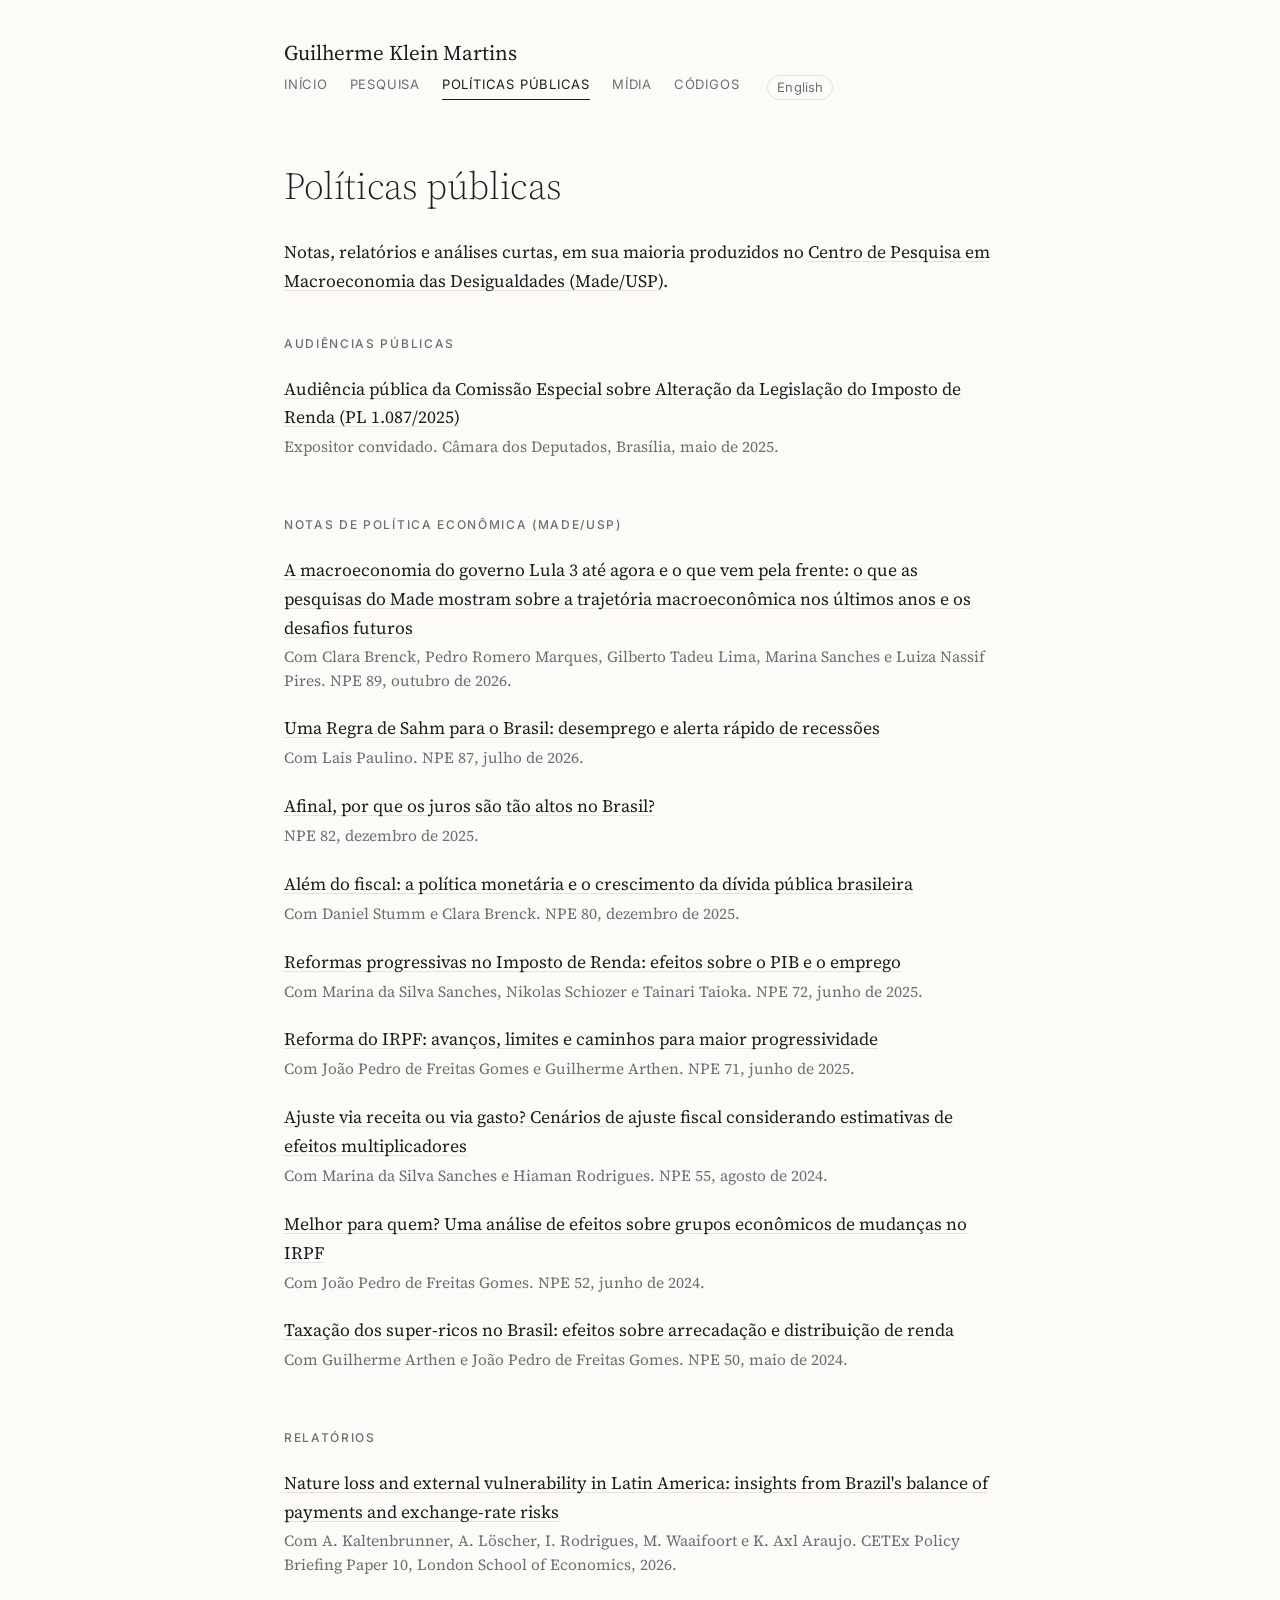
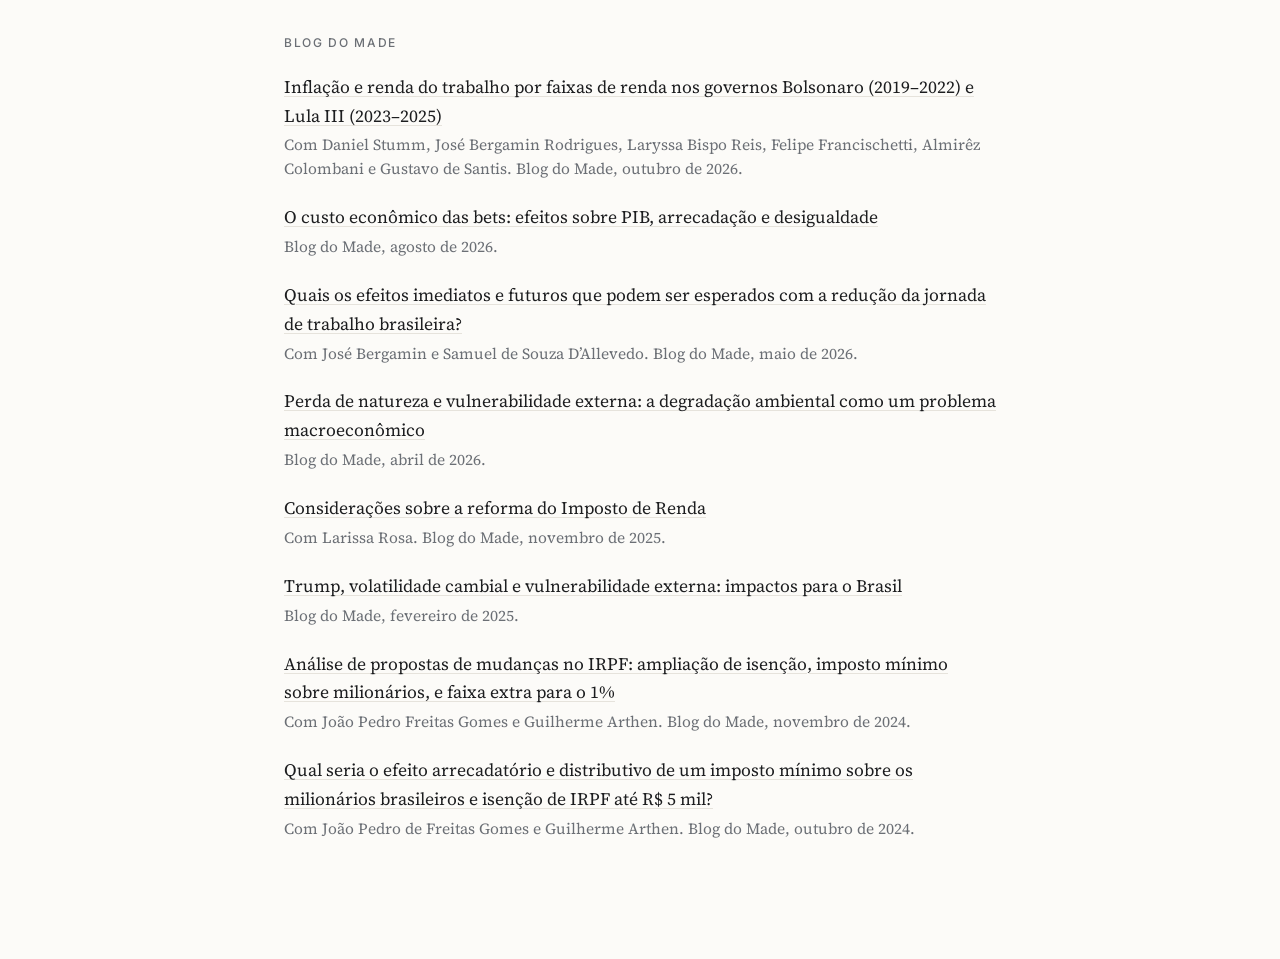
<file: pt/policy.html>
<!doctype html>
<html lang="pt-BR">
<head>
<meta charset="utf-8">
<meta name="viewport" content="width=device-width, initial-scale=1">
<title>Políticas públicas — Guilherme Klein Martins</title>
<meta name="description" content="Guilherme Klein Martins, economista. Professor de Economia da UFRJ e pesquisador do Made/USP.">
<link rel="preconnect" href="https://fonts.googleapis.com">
<link rel="stylesheet" href="https://fonts.googleapis.com/css2?family=Inter:wght@400;500&family=Source+Serif+4:ital,opsz,wght@0,8..60,300..600;1,8..60,300..600&display=swap">
<link rel="stylesheet" href="../style.css?v=3">
</head>
<body>
<header><div class="wrap top"><a class="name" href="index.html">Guilherme Klein Martins</a><nav><a href="index.html">Início</a><a href="research.html">Pesquisa</a><a href="policy.html" class="on">Políticas públicas</a><a href="media.html">Mídia</a><a href="codes.html">Códigos</a><a class="lang" href="../policy.html">English</a></nav></div></header>
<main><div class="wrap">
<h1>Políticas públicas</h1>
<p>Notas, relatórios e análises curtas, em sua maioria produzidos no <a href="https://madeusp.com.br/">Centro de Pesquisa em Macroeconomia das Desigualdades (Made/USP)</a>.</p>
<h2>Audiências públicas</h2>
<ul class="pubs"><li><a class="t" href="https://www.camara.leg.br/evento-legislativo/76367">Audiência pública da Comissão Especial sobre Alteração da Legislação do Imposto de Renda (PL 1.087/2025)</a><br><span class="meta">Expositor convidado. Câmara dos Deputados, Brasília, maio de 2025.</span></li></ul>
<h2>Notas de Política Econômica (Made/USP)</h2>
<ul class="pubs"><li><a class="t" href="https://madeusp.com.br/publicacoes/artigos/a-macroeconomia-do-governo-lula-3-ate-agora-e-o-que-vem-pela-frente-o-que-as-pesquisas-do-made-mostram-sobre-a-trajetoria-macroeconomica-nos-ultimos-anos-e-os-desafios-futuros/">A macroeconomia do governo Lula 3 até agora e o que vem pela frente: o que as pesquisas do Made mostram sobre a trajetória macroeconômica nos últimos anos e os desafios futuros</a><br><span class="meta">Com Clara Brenck, Pedro Romero Marques, Gilberto Tadeu Lima, Marina Sanches e Luiza Nassif Pires. NPE 89, outubro de 2026.</span></li><li><a class="t" href="https://madeusp.com.br/publicacoes/artigos/uma-regra-de-sahm-para-o-brasil-desemprego-e-alerta-rapido-de-recessoes/">Uma Regra de Sahm para o Brasil: desemprego e alerta rápido de recessões</a><br><span class="meta">Com Lais Paulino. NPE 87, julho de 2026.</span></li><li><a class="t" href="https://madeusp.com.br/publicacoes/artigos/afinal-por-que-os-juros-sao-tao-altos-no-brasil/">Afinal, por que os juros são tão altos no Brasil?</a><br><span class="meta">NPE 82, dezembro de 2025.</span></li><li><a class="t" href="https://madeusp.com.br/publicacoes/artigos/alem-do-fiscal-a-politica-monetaria-e-o-crescimento-da-divida-publica-brasileira/">Além do fiscal: a política monetária e o crescimento da dívida pública brasileira</a><br><span class="meta">Com Daniel Stumm e Clara Brenck. NPE 80, dezembro de 2025.</span></li><li><a class="t" href="https://madeusp.com.br/publicacoes/artigos/reformas-progressivas-no-imposto-de-renda-efeitos-sobre-o-pib-e-o-emprego/">Reformas progressivas no Imposto de Renda: efeitos sobre o PIB e o emprego</a><br><span class="meta">Com Marina da Silva Sanches, Nikolas Schiozer e Tainari Taioka. NPE 72, junho de 2025.</span></li><li><a class="t" href="https://madeusp.com.br/publicacoes/artigos/reforma-do-irpf-avancos-limites-e-caminhos-para-maior-progressividade/">Reforma do IRPF: avanços, limites e caminhos para maior progressividade</a><br><span class="meta">Com João Pedro de Freitas Gomes e Guilherme Arthen. NPE 71, junho de 2025.</span></li><li><a class="t" href="https://madeusp.com.br/publicacoes/artigos/npe-55-ajuste-via-receita-ou-via-gasto-cenarios-de-ajuste-fiscal-considerando-estimativas-de-efeitos-multiplicadores/">Ajuste via receita ou via gasto? Cenários de ajuste fiscal considerando estimativas de efeitos multiplicadores</a><br><span class="meta">Com Marina da Silva Sanches e Hiaman Rodrigues. NPE 55, agosto de 2024.</span></li><li><a class="t" href="https://madeusp.com.br/publicacoes/artigos/npe-52-melhor-para-quem-uma-analise-de-efeitos-sobre-grupos-economicos-de-mudancas-no-irpf/">Melhor para quem? Uma análise de efeitos sobre grupos econômicos de mudanças no IRPF</a><br><span class="meta">Com João Pedro de Freitas Gomes. NPE 52, junho de 2024.</span></li><li><a class="t" href="https://madeusp.com.br/publicacoes/artigos/npe-50-taxacao-dos-super-ricos-no-brasil-efeitos-sobre-arrecadacao-e-distribuicao-de-renda/">Taxação dos super-ricos no Brasil: efeitos sobre arrecadação e distribuição de renda</a><br><span class="meta">Com Guilherme Arthen e João Pedro de Freitas Gomes. NPE 50, maio de 2024.</span></li></ul>
<h2>Relatórios</h2>
<ul class="pubs"><li><a class="t" href="https://cetex.org/publications/nature-loss-and-external-vulnerability-in-latin-america-insights-from-brazils-balance-of-payments-and-exchange-rate-risks/">Nature loss and external vulnerability in Latin America: insights from Brazil's balance of payments and exchange-rate risks</a><br><span class="meta">Com A. Kaltenbrunner, A. Löscher, I. Rodrigues, M. Waaifoort e K. Axl Araujo. CETEx Policy Briefing Paper 10, London School of Economics, 2026.</span></li></ul>
<h2>Blog do Made</h2>
<ul class="pubs"><li><a class="t" href="https://madeusp.com.br/2026/10/inflacao-e-renda-do-trabalho-por-faixas-de-renda-nos-governos-bolsonaro-2019-2022-e-lula-iii-2023-2025/">Inflação e renda do trabalho por faixas de renda nos governos Bolsonaro (2019–2022) e Lula III (2023–2025)</a><br><span class="meta">Com Daniel Stumm, José Bergamin Rodrigues, Laryssa Bispo Reis, Felipe Francischetti, Almirêz Colombani e Gustavo de Santis. Blog do Made, outubro de 2026.</span></li><li><a class="t" href="https://madeusp.com.br/2026/08/o-custo-economico-das-bets-efeitos-sobre-pib-arrecadacao-e-desigualdade/">O custo econômico das bets: efeitos sobre PIB, arrecadação e desigualdade</a><br><span class="meta">Blog do Made, agosto de 2026.</span></li><li><a class="t" href="https://madeusp.com.br/2026/05/quais-os-efeitos-imediatos-e-futuros-que-podem-ser-esperados-com-a-reducao-da-jornada-de-trabalho-brasileira/">Quais os efeitos imediatos e futuros que podem ser esperados com a redução da jornada de trabalho brasileira?</a><br><span class="meta">Com José Bergamin e Samuel de Souza D’Allevedo. Blog do Made, maio de 2026.</span></li><li><a class="t" href="https://madeusp.com.br/2026/04/perda-de-natureza-e-vulnerabilidade-externa-a-degradacao-ambiental-como-um-problema-macroeconomico/">Perda de natureza e vulnerabilidade externa: a degradação ambiental como um problema macroeconômico</a><br><span class="meta">Blog do Made, abril de 2026.</span></li><li><a class="t" href="https://madeusp.com.br/2025/11/consideracoes-sobre-reforma-do-imposto-de-renda/">Considerações sobre a reforma do Imposto de Renda</a><br><span class="meta">Com Larissa Rosa. Blog do Made, novembro de 2025.</span></li><li><a class="t" href="https://madeusp.com.br/2025/02/trump-volatilidade-cambial-e-vulnerabilidade-externa/">Trump, volatilidade cambial e vulnerabilidade externa: impactos para o Brasil</a><br><span class="meta">Blog do Made, fevereiro de 2025.</span></li><li><a class="t" href="https://madeusp.com.br/2024/11/analise-de-propostas-de-mudancas-no-irpf-ampliacao-de-isencao-imposto-minimo-sobre-milionarios-e-faixa-extra-para-o-1/">Análise de propostas de mudanças no IRPF: ampliação de isenção, imposto mínimo sobre milionários, e faixa extra para o 1%</a><br><span class="meta">Com João Pedro Freitas Gomes e Guilherme Arthen. Blog do Made, novembro de 2024.</span></li><li><a class="t" href="https://madeusp.com.br/2024/10/qual-seria-o-efeito-arrecadatorio-e-distributivo-de-um-imposto-minimo-sobre-os-milionarios-brasileiros-e-isencao-de-irpf-ate-r-5-mil/">Qual seria o efeito arrecadatório e distributivo de um imposto mínimo sobre os milionários brasileiros e isenção de IRPF até R$ 5 mil?</a><br><span class="meta">Com João Pedro de Freitas Gomes e Guilherme Arthen. Blog do Made, outubro de 2024.</span></li></ul>
</div></main>
</body>
</html>
</file>
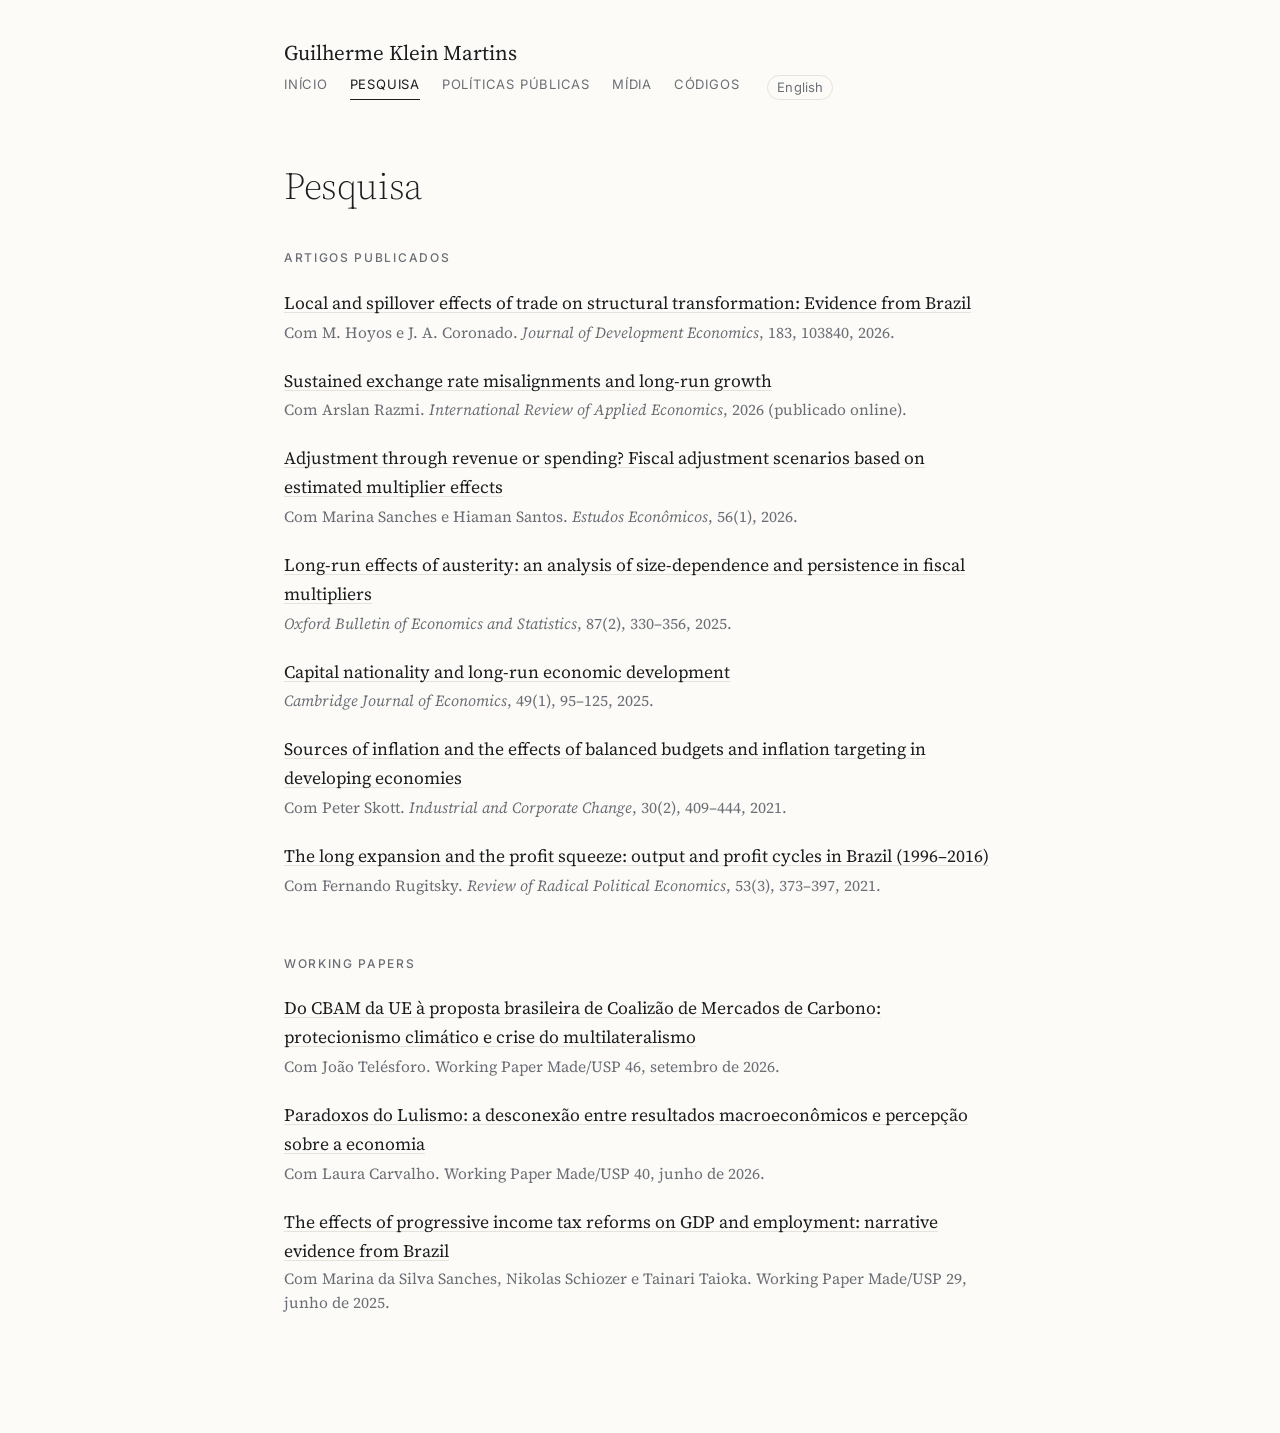
<file: pt/research.html>
<!doctype html>
<html lang="pt-BR">
<head>
<meta charset="utf-8">
<meta name="viewport" content="width=device-width, initial-scale=1">
<title>Pesquisa — Guilherme Klein Martins</title>
<meta name="description" content="Guilherme Klein Martins, economista. Professor de Economia da UFRJ e pesquisador do Made/USP.">
<link rel="preconnect" href="https://fonts.googleapis.com">
<link rel="stylesheet" href="https://fonts.googleapis.com/css2?family=Inter:wght@400;500&family=Source+Serif+4:ital,opsz,wght@0,8..60,300..600;1,8..60,300..600&display=swap">
<link rel="stylesheet" href="../style.css?v=3">
</head>
<body>
<header><div class="wrap top"><a class="name" href="index.html">Guilherme Klein Martins</a><nav><a href="index.html">Início</a><a href="research.html" class="on">Pesquisa</a><a href="policy.html">Políticas públicas</a><a href="media.html">Mídia</a><a href="codes.html">Códigos</a><a class="lang" href="../research.html">English</a></nav></div></header>
<main><div class="wrap">
<h1>Pesquisa</h1>
<h2>Artigos publicados</h2>
<ul class="pubs"><li><a class="t" href="https://www.sciencedirect.com/science/article/pii/S0304387826001239">Local and spillover effects of trade on structural transformation: Evidence from Brazil</a><br><span class="meta">Com M. Hoyos e J. A. Coronado. <em>Journal of Development Economics</em>, 183, 103840, 2026.</span></li><li><a class="t" href="https://doi.org/10.1080/02692171.2026.2666154">Sustained exchange rate misalignments and long-run growth</a><br><span class="meta">Com Arslan Razmi. <em>International Review of Applied Economics</em>, 2026 (publicado online).</span></li><li><a class="t" href="https://www.scielo.br/j/ee/a/pjHsgbX5bB3Zms7hxsK6txg/?lang=en">Adjustment through revenue or spending? Fiscal adjustment scenarios based on estimated multiplier effects</a><br><span class="meta">Com Marina Sanches e Hiaman Santos. <em>Estudos Econômicos</em>, 56(1), 2026.</span></li><li><a class="t" href="https://onlinelibrary.wiley.com/doi/full/10.1111/obes.12646">Long-run effects of austerity: an analysis of size-dependence and persistence in fiscal multipliers</a><br><span class="meta"><em>Oxford Bulletin of Economics and Statistics</em>, 87(2), 330–356, 2025.</span></li><li><a class="t" href="https://academic.oup.com/cje/article/49/1/95/7906760">Capital nationality and long-run economic development</a><br><span class="meta"><em>Cambridge Journal of Economics</em>, 49(1), 95–125, 2025.</span></li><li><a class="t" href="https://academic.oup.com/icc/article-abstract/30/2/409/6272913">Sources of inflation and the effects of balanced budgets and inflation targeting in developing economies</a><br><span class="meta">Com Peter Skott. <em>Industrial and Corporate Change</em>, 30(2), 409–444, 2021.</span></li><li><a class="t" href="https://journals.sagepub.com/doi/full/10.1177/0486613420982083">The long expansion and the profit squeeze: output and profit cycles in Brazil (1996–2016)</a><br><span class="meta">Com Fernando Rugitsky. <em>Review of Radical Political Economics</em>, 53(3), 373–397, 2021.</span></li></ul>
<h2>Working papers</h2>
<ul class="pubs"><li><a class="t" href="https://madeusp.com.br/publicacoes/artigos/do-cbam-da-ue-a-proposta-brasileira-de-coalizao-de-mercados-de-carbono-protecionismo-climatico-e-crise-do-multilateralismo/">Do CBAM da UE à proposta brasileira de Coalizão de Mercados de Carbono: protecionismo climático e crise do multilateralismo</a><br><span class="meta">Com João Telésforo. Working Paper Made/USP 46, setembro de 2026.</span></li><li><a class="t" href="https://madeusp.com.br/publicacoes/artigos/paradoxos-do-lulismo-a-desconexao-entre-resultados-macroeconomicos-e-percepcao-sobre-a-economia/">Paradoxos do Lulismo: a desconexão entre resultados macroeconômicos e percepção sobre a economia</a><br><span class="meta">Com Laura Carvalho. Working Paper Made/USP 40, junho de 2026.</span></li><li><a class="t" href="https://madeusp.com.br/publicacoes/artigos/the-effects-of-progressive-income-tax-reforms-on-gdp-and-employment-narrative-evidence-from-brazil-2/">The effects of progressive income tax reforms on GDP and employment: narrative evidence from Brazil</a><br><span class="meta">Com Marina da Silva Sanches, Nikolas Schiozer e Tainari Taioka. Working Paper Made/USP 29, junho de 2025.</span></li></ul>
</div></main>
</body>
</html>
</file>
<file: style.css>
:root{--bg:#fcfbf8;--text:#1c1d1f;--muted:#6b6f75;--faint:#9a9ea4;--accent:#1d4f7a;--rule:#e6e3dc}
@media (prefers-color-scheme:dark){:root{--bg:#121416;--text:#e4e3df;--muted:#9fa5ab;--faint:#757b82;--accent:#8fbbe3;--rule:#2a2e33}}
*{box-sizing:border-box}
html{-webkit-text-size-adjust:100%}
body{margin:0;background:var(--bg);color:var(--text);font:400 17.5px/1.65 "Source Serif 4",Georgia,serif;font-optical-sizing:auto;-webkit-font-smoothing:antialiased}
a{color:inherit;text-decoration:underline;text-decoration-color:var(--rule);text-decoration-thickness:1px;text-underline-offset:3px;transition:color .15s,text-decoration-color .15s}
a:hover{color:var(--accent);text-decoration-color:currentColor}
.wrap{max-width:760px;margin:0 auto;padding:0 24px}
header .top{display:flex;flex-wrap:wrap;align-items:baseline;justify-content:space-between;gap:10px 28px;padding-top:40px}
.name{font:400 21px/1.2 "Source Serif 4",Georgia,serif;letter-spacing:-.005em;text-decoration:none}
nav{display:flex;flex-wrap:wrap;gap:4px 22px;font:400 13px/1.4 "Inter",system-ui,sans-serif;letter-spacing:.06em;text-transform:uppercase}
nav a{color:var(--muted);text-decoration:none;padding-bottom:3px;border-bottom:1px solid transparent}
nav a:hover{color:var(--text)}
nav a.on{color:var(--text);border-bottom-color:var(--text)}
main{padding:64px 0 96px}
h1{font:300 38px/1.2 "Source Serif 4",Georgia,serif;letter-spacing:-.01em;margin:0 0 28px}
h2{font:500 12px/1.4 "Inter",system-ui,sans-serif;letter-spacing:.14em;text-transform:uppercase;color:var(--muted);margin:56px 0 22px}
h2:first-of-type{margin-top:40px}
p{margin:0 0 1.1em}
em{font-style:italic}
.intro{display:flex;gap:44px;align-items:flex-start}
.intro>div{flex:1;min-width:0}
.intro h1{margin-top:-6px}
.photo{flex:0 0 190px;width:190px;height:236px;border-radius:2px;object-fit:cover;object-position:50% 20%}
@media (max-width:680px){.intro{flex-direction:column;gap:28px}.photo{flex-basis:auto;width:150px;height:186px}h1{font-size:32px}main{padding-top:44px}header .top{padding-top:28px}}
.links{display:flex;flex-wrap:wrap;gap:6px 22px;margin-top:28px;font:400 13px/1.4 "Inter",system-ui,sans-serif;letter-spacing:.06em;text-transform:uppercase}
.links a{color:var(--muted);text-decoration:none}
.links a:hover{color:var(--accent)}
ul.pubs{list-style:none;margin:0;padding:0}
ul.pubs li{margin:0 0 20px}
.t{font-weight:400}
.meta{display:inline-block;margin-top:2px;color:var(--muted);font-size:15.5px;line-height:1.55}
nav a.lang{margin-left:6px;padding:2px 9px 3px;border:1px solid var(--rule);border-radius:999px;color:var(--muted);text-transform:none;letter-spacing:.01em}
nav a.lang:hover{border-color:var(--text);color:var(--text)}
</file>
